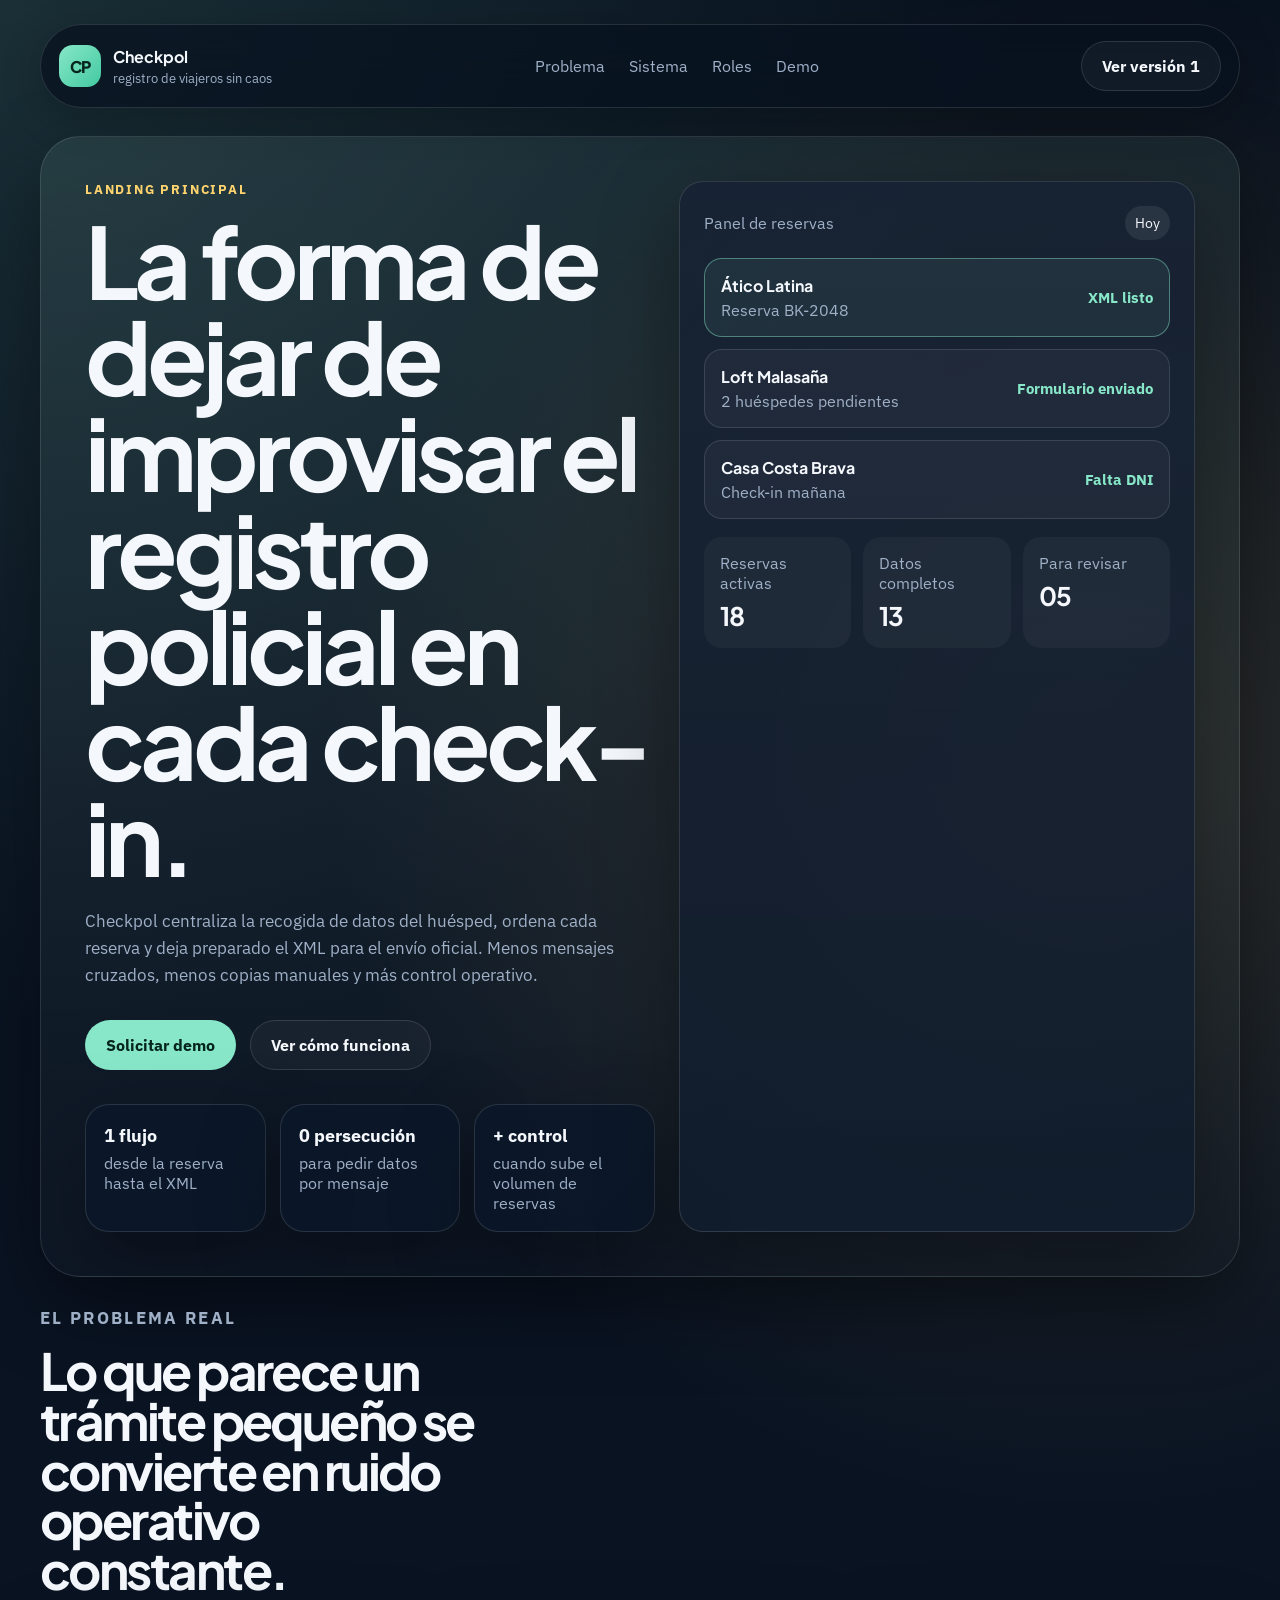
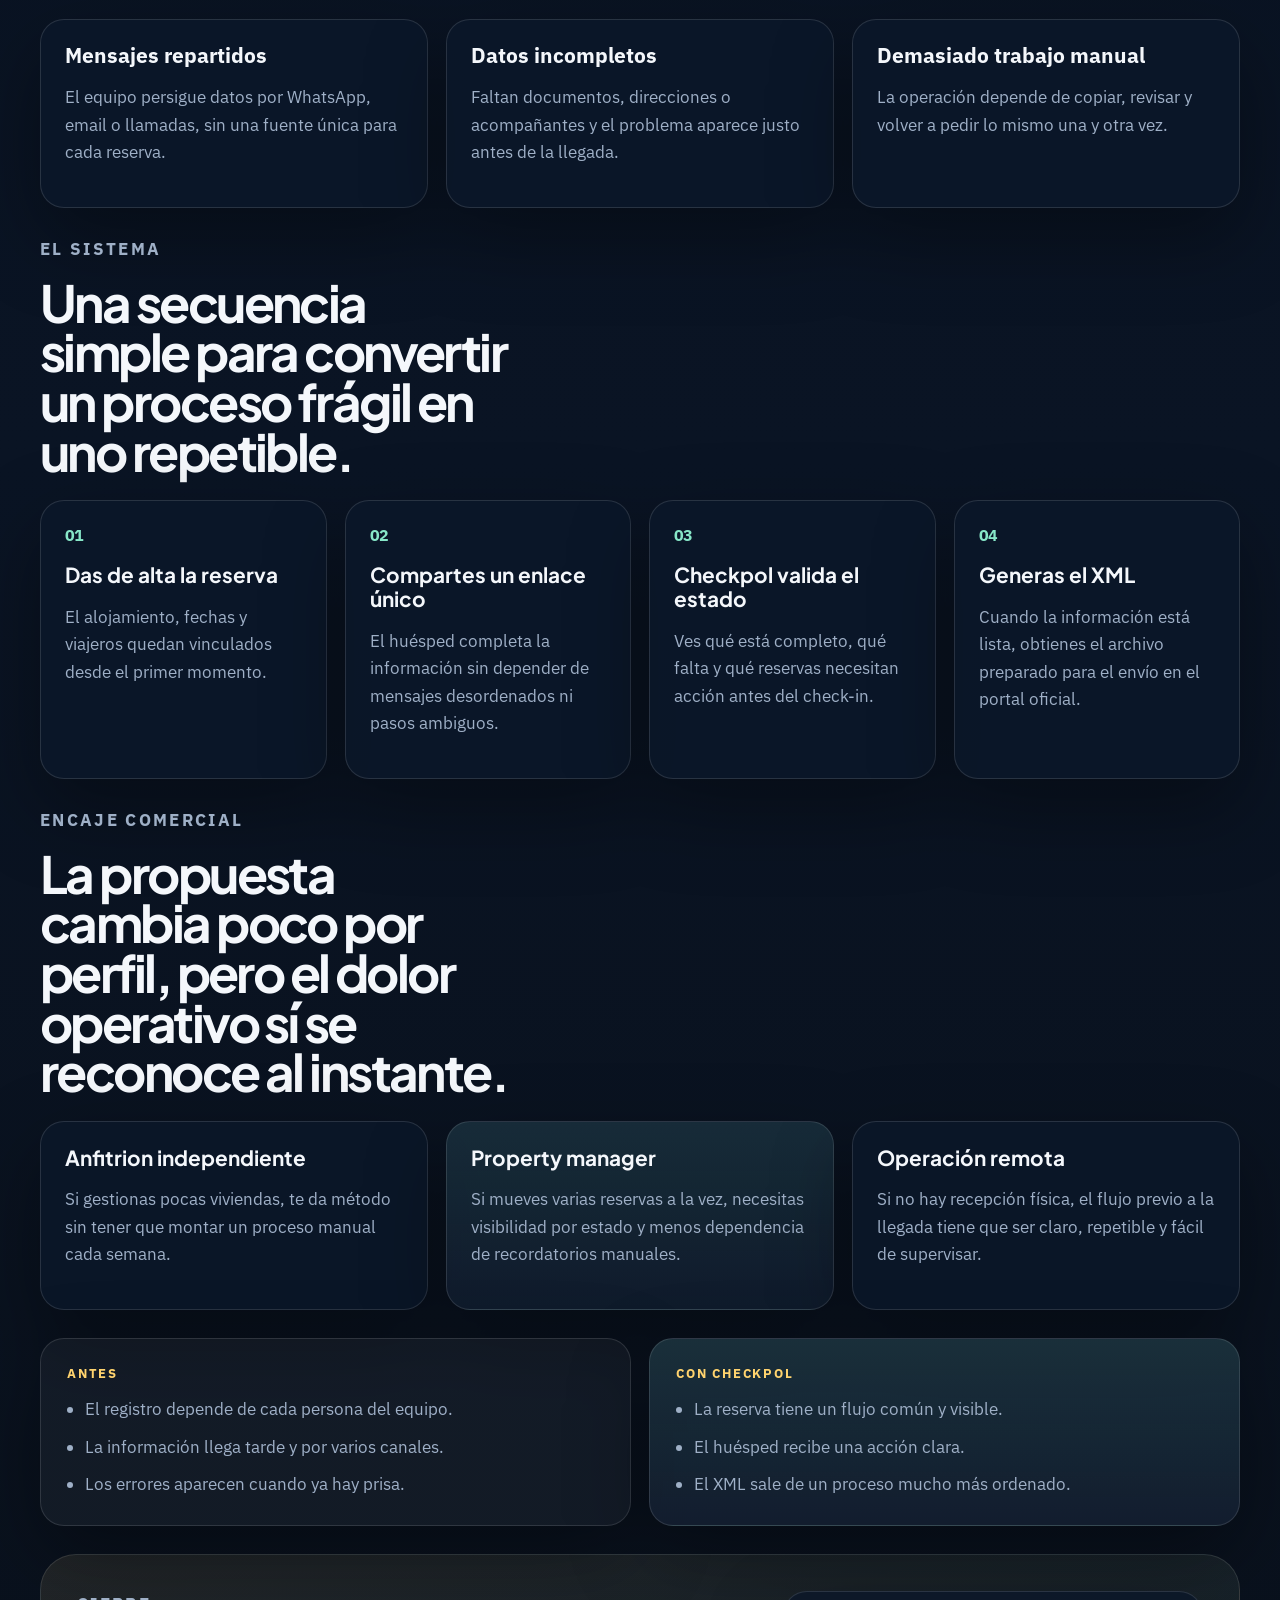
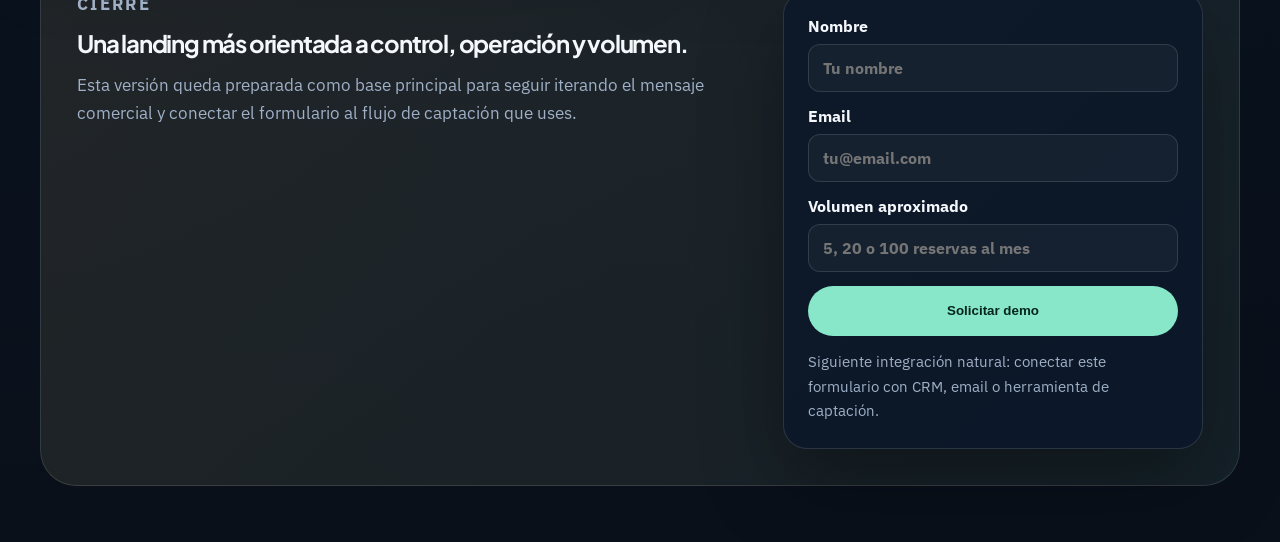
<file: index.html>
<!DOCTYPE html>
<html lang="es">
  <head>
    <meta charset="UTF-8" />
    <meta name="viewport" content="width=device-width, initial-scale=1.0" />
    <title>Checkpol | La cabina de control para el registro de huéspedes</title>
    <meta
      name="description"
      content="Landing principal de Checkpol, enfocada en control operativo, claridad y velocidad para gestores de alojamientos turísticos."
    />
    <link rel="preconnect" href="https://fonts.googleapis.com" />
    <link rel="preconnect" href="https://fonts.gstatic.com" crossorigin />
    <link
      href="https://fonts.googleapis.com/css2?family=Plus+Jakarta+Sans:wght@500;700;800&family=IBM+Plex+Sans:wght@400;500;600;700&display=swap"
      rel="stylesheet"
    />
    <link rel="stylesheet" href="./styles-v2.css" />
  </head>
  <body>
    <div class="noise"></div>
    <div class="layout-shell">
      <header class="site-header">
        <a class="brand" href="#top" aria-label="Checkpol">
          <span class="brand-mark">CP</span>
          <span class="brand-copy">
            <strong>Checkpol</strong>
            <span>registro de viajeros sin caos</span>
          </span>
        </a>

        <nav class="site-nav" aria-label="Principal">
          <a href="#problema">Problema</a>
          <a href="#sistema">Sistema</a>
          <a href="#roles">Roles</a>
          <a href="#cta">Demo</a>
        </nav>

        <a class="button button-secondary" href="./landing-v1.html">Ver versión 1</a>
      </header>

      <main id="top">
        <section class="hero-panel">
          <div class="hero-copy">
            <p class="eyebrow">Landing principal</p>
            <h1>
              La forma de dejar de improvisar el registro policial en cada
              check-in.
            </h1>
            <p class="hero-text">
              Checkpol centraliza la recogida de datos del huésped, ordena cada
              reserva y deja preparado el XML para el envío oficial. Menos
              mensajes cruzados, menos copias manuales y más control operativo.
            </p>

            <div class="hero-actions">
              <a class="button button-primary" href="#cta">Solicitar demo</a>
              <a class="button button-ghost" href="#sistema">Ver cómo funciona</a>
            </div>

            <div class="hero-metrics" aria-label="Indicadores de propuesta">
              <article>
                <strong>1 flujo</strong>
                <span>desde la reserva hasta el XML</span>
              </article>
              <article>
                <strong>0 persecución</strong>
                <span>para pedir datos por mensaje</span>
              </article>
              <article>
                <strong>+ control</strong>
                <span>cuando sube el volumen de reservas</span>
              </article>
            </div>
          </div>

          <aside class="hero-dashboard" aria-label="Vista previa de control">
            <div class="dashboard-card">
              <div class="dashboard-top">
                <p>Panel de reservas</p>
                <span>Hoy</span>
              </div>

              <div class="queue-list">
                <article class="queue-item active">
                  <div>
                    <strong>Ático Latina</strong>
                    <span>Reserva BK-2048</span>
                  </div>
                  <b>XML listo</b>
                </article>
                <article class="queue-item">
                  <div>
                    <strong>Loft Malasaña</strong>
                    <span>2 huéspedes pendientes</span>
                  </div>
                  <b>Formulario enviado</b>
                </article>
                <article class="queue-item">
                  <div>
                    <strong>Casa Costa Brava</strong>
                    <span>Check-in mañana</span>
                  </div>
                  <b>Falta DNI</b>
                </article>
              </div>

              <div class="signal-grid">
                <div>
                  <span>Reservas activas</span>
                  <strong>18</strong>
                </div>
                <div>
                  <span>Datos completos</span>
                  <strong>13</strong>
                </div>
                <div>
                  <span>Para revisar</span>
                  <strong>05</strong>
                </div>
              </div>
            </div>
          </aside>
        </section>

        <section class="problem-section" id="problema">
          <div class="section-heading">
            <p class="eyebrow">El problema real</p>
            <h2>Lo que parece un trámite pequeño se convierte en ruido operativo constante.</h2>
          </div>

          <div class="problem-grid">
            <article>
              <h3>Mensajes repartidos</h3>
              <p>
                El equipo persigue datos por WhatsApp, email o llamadas, sin una
                fuente única para cada reserva.
              </p>
            </article>
            <article>
              <h3>Datos incompletos</h3>
              <p>
                Faltan documentos, direcciones o acompañantes y el problema aparece
                justo antes de la llegada.
              </p>
            </article>
            <article>
              <h3>Demasiado trabajo manual</h3>
              <p>
                La operación depende de copiar, revisar y volver a pedir lo mismo
                una y otra vez.
              </p>
            </article>
          </div>
        </section>

        <section class="system-section" id="sistema">
          <div class="section-heading compact">
            <p class="eyebrow">El sistema</p>
            <h2>Una secuencia simple para convertir un proceso frágil en uno repetible.</h2>
          </div>

          <div class="timeline">
            <article>
              <span>01</span>
              <h3>Das de alta la reserva</h3>
              <p>
                El alojamiento, fechas y viajeros quedan vinculados desde el primer
                momento.
              </p>
            </article>
            <article>
              <span>02</span>
              <h3>Compartes un enlace único</h3>
              <p>
                El huésped completa la información sin depender de mensajes
                desordenados ni pasos ambiguos.
              </p>
            </article>
            <article>
              <span>03</span>
              <h3>Checkpol valida el estado</h3>
              <p>
                Ves qué está completo, qué falta y qué reservas necesitan acción
                antes del check-in.
              </p>
            </article>
            <article>
              <span>04</span>
              <h3>Generas el XML</h3>
              <p>
                Cuando la información está lista, obtienes el archivo preparado
                para el envío en el portal oficial.
              </p>
            </article>
          </div>
        </section>

        <section class="roles-section" id="roles">
          <div class="section-heading">
            <p class="eyebrow">Encaje comercial</p>
            <h2>La propuesta cambia poco por perfil, pero el dolor operativo sí se reconoce al instante.</h2>
          </div>

          <div class="roles-layout">
            <article class="role-card">
              <h3>Anfitrion independiente</h3>
              <p>
                Si gestionas pocas viviendas, te da método sin tener que montar un
                proceso manual cada semana.
              </p>
            </article>
            <article class="role-card highlighted">
              <h3>Property manager</h3>
              <p>
                Si mueves varias reservas a la vez, necesitas visibilidad por
                estado y menos dependencia de recordatorios manuales.
              </p>
            </article>
            <article class="role-card">
              <h3>Operación remota</h3>
              <p>
                Si no hay recepción física, el flujo previo a la llegada tiene que
                ser claro, repetible y fácil de supervisar.
              </p>
            </article>
          </div>
        </section>

        <section class="comparison-section">
          <div class="comparison-card before">
            <p class="eyebrow">Antes</p>
            <ul>
              <li>El registro depende de cada persona del equipo.</li>
              <li>La información llega tarde y por varios canales.</li>
              <li>Los errores aparecen cuando ya hay prisa.</li>
            </ul>
          </div>

          <div class="comparison-card after">
            <p class="eyebrow">Con Checkpol</p>
            <ul>
              <li>La reserva tiene un flujo común y visible.</li>
              <li>El huésped recibe una acción clara.</li>
              <li>El XML sale de un proceso mucho más ordenado.</li>
            </ul>
          </div>
        </section>

        <section class="cta-section" id="cta">
          <div class="cta-copy">
            <p class="eyebrow">Cierre</p>
            <h2>Una landing más orientada a control, operación y volumen.</h2>
            <p>
              Esta versión queda preparada como base principal para seguir
              iterando el mensaje comercial y conectar el formulario al flujo de
              captación que uses.
            </p>
          </div>

          <form class="lead-form">
            <label>
              Nombre
              <input type="text" name="name" placeholder="Tu nombre" />
            </label>
            <label>
              Email
              <input type="email" name="email" placeholder="tu@email.com" />
            </label>
            <label>
              Volumen aproximado
              <input
                type="text"
                name="volume"
                placeholder="5, 20 o 100 reservas al mes"
              />
            </label>
            <button type="button" class="button button-primary button-full">
              Solicitar demo
            </button>
            <p class="form-note">
              Siguiente integración natural: conectar este formulario con CRM,
              email o herramienta de captación.
            </p>
          </form>
        </section>
      </main>
    </div>
  </body>
</html>
</file>
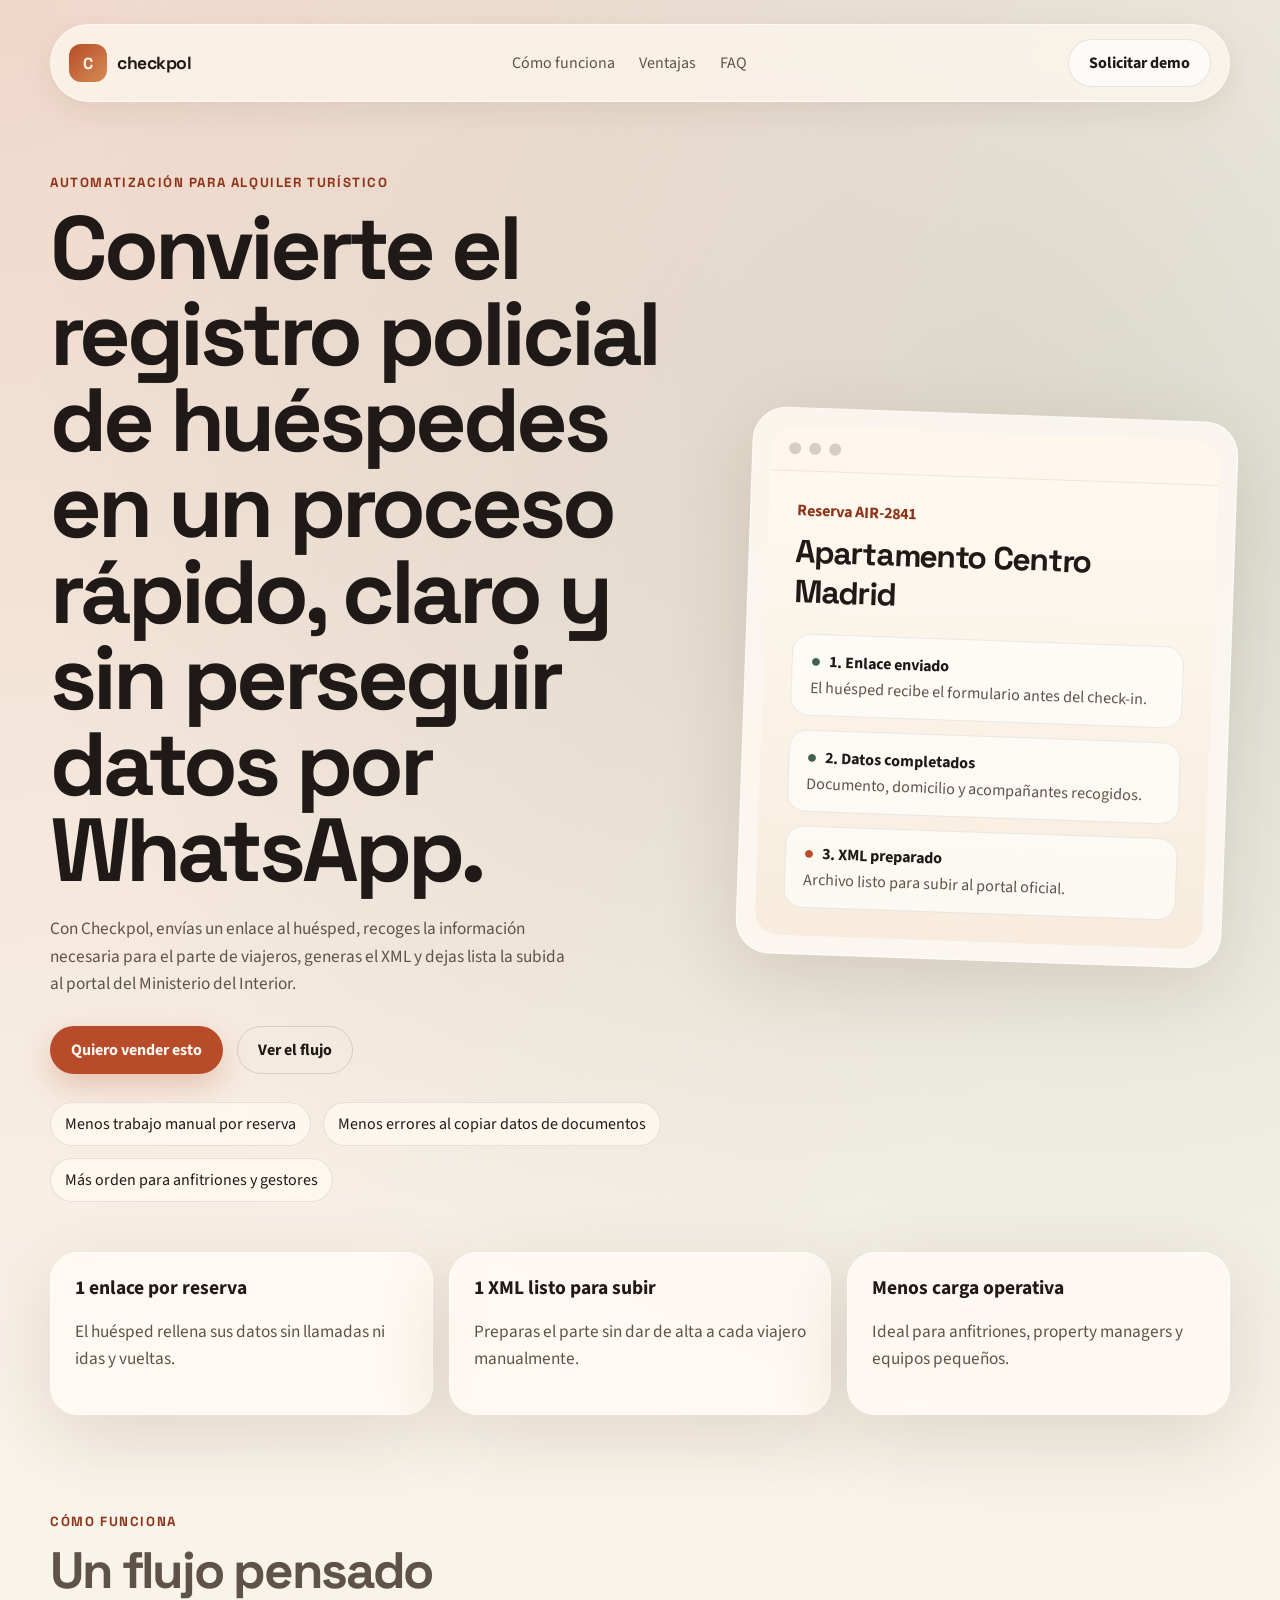
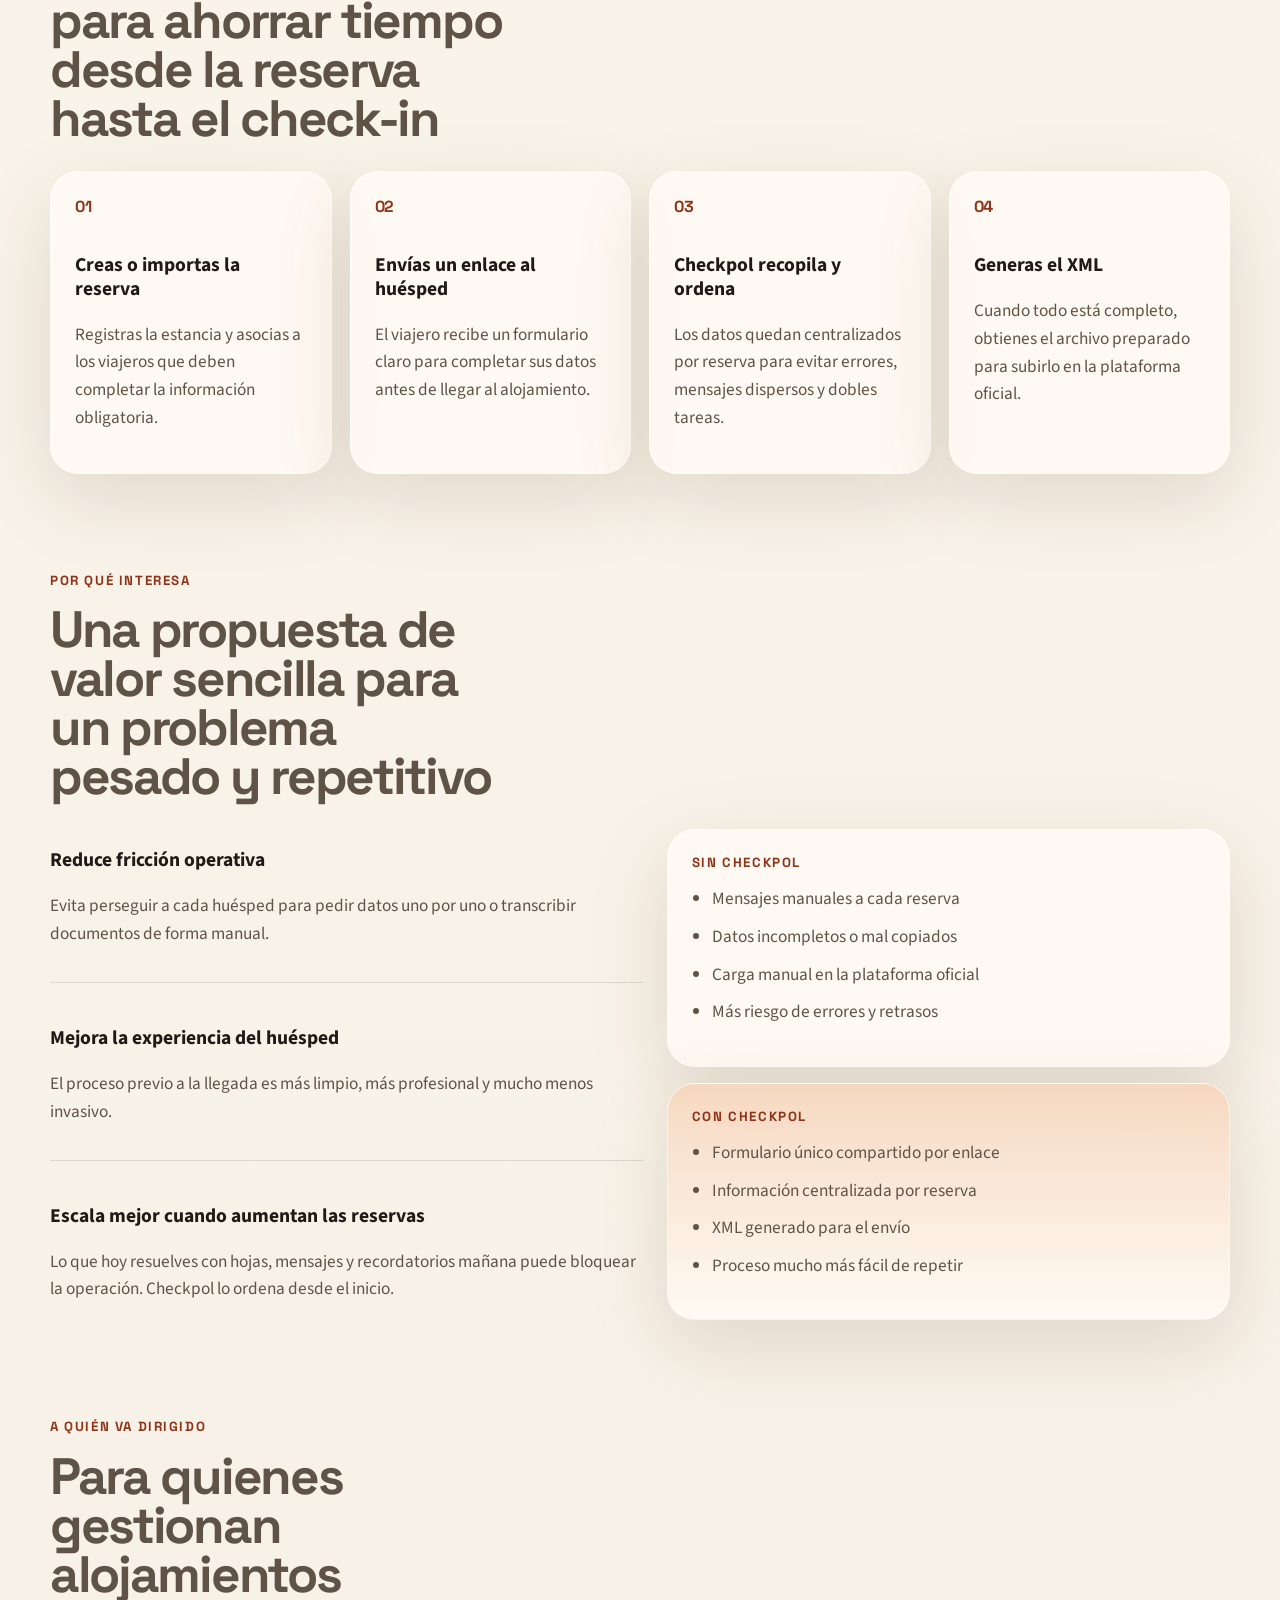
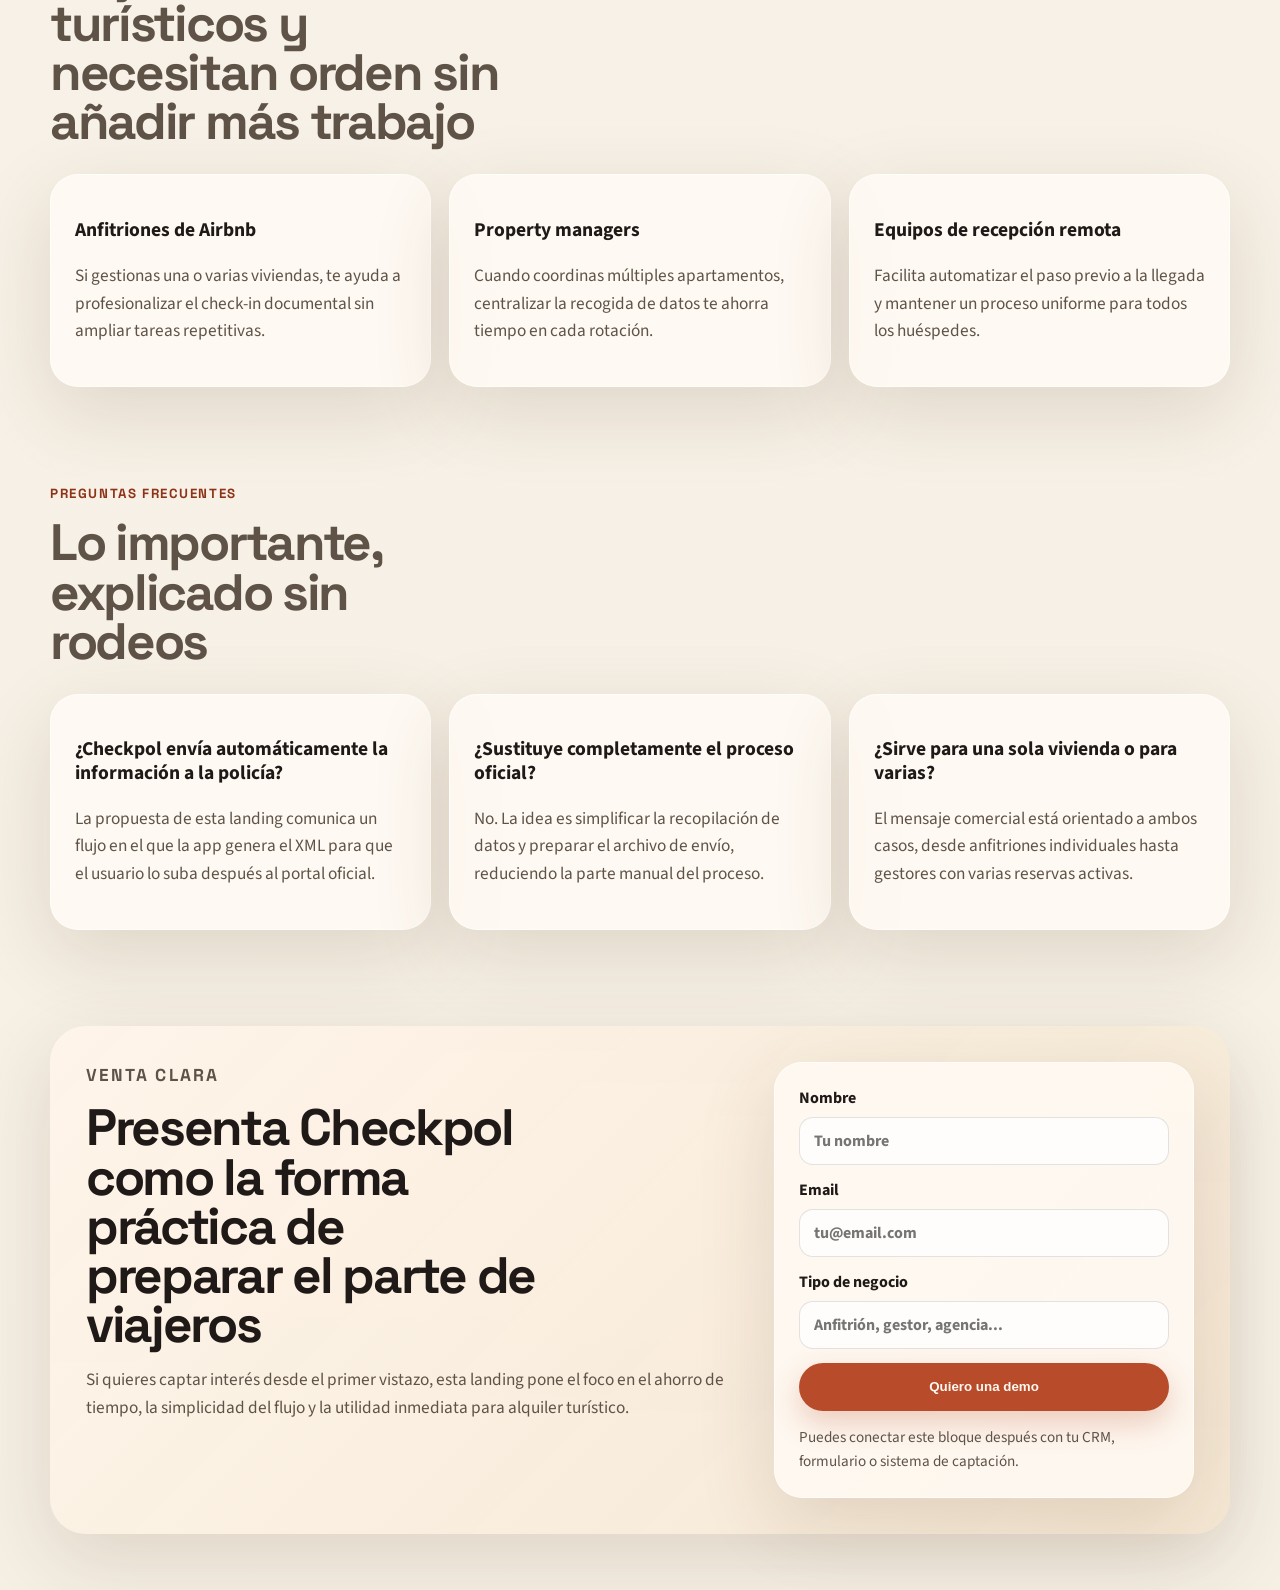
<file: landing-v1.html>
<!DOCTYPE html>
<html lang="es">
  <head>
    <meta charset="UTF-8" />
    <meta name="viewport" content="width=device-width, initial-scale=1.0" />
    <title>Checkpol | Gestiona el parte de viajeros sin fricción</title>
    <meta
      name="description"
      content="Checkpol permite a anfitriones turísticos recoger los datos de huéspedes con un enlace, generar el XML y preparar el envío al Ministerio del Interior."
    />
    <link rel="preconnect" href="https://fonts.googleapis.com" />
    <link rel="preconnect" href="https://fonts.gstatic.com" crossorigin />
    <link
      href="https://fonts.googleapis.com/css2?family=Space+Grotesk:wght@400;500;700&family=Source+Sans+3:wght@400;600;700&display=swap"
      rel="stylesheet"
    />
    <link rel="stylesheet" href="./styles.css" />
  </head>
  <body>
    <div class="page-shell">
      <header class="site-header">
        <a class="brand" href="#top" aria-label="Checkpol">
          <span class="brand-mark">C</span>
          <span class="brand-text">checkpol</span>
        </a>
        <nav class="site-nav" aria-label="Principal">
          <a href="#como-funciona">Cómo funciona</a>
          <a href="#ventajas">Ventajas</a>
          <a href="#faq">FAQ</a>
        </nav>
        <a class="button button-secondary" href="#cta">Solicitar demo</a>
      </header>

      <main id="top">
        <section class="hero">
          <div class="hero-copy">
            <p class="eyebrow">Automatización para alquiler turístico</p>
            <h1>
              Convierte el registro policial de huéspedes en un proceso rápido,
              claro y sin perseguir datos por WhatsApp.
            </h1>
            <p class="hero-text">
              Con Checkpol, envías un enlace al huésped, recoges la información
              necesaria para el parte de viajeros, generas el XML y dejas lista
              la subida al portal del Ministerio del Interior.
            </p>
            <div class="hero-actions">
              <a class="button button-primary" href="#cta">Quiero vender esto</a>
              <a class="button button-ghost" href="#como-funciona">Ver el flujo</a>
            </div>
            <ul class="hero-points">
              <li>Menos trabajo manual por reserva</li>
              <li>Menos errores al copiar datos de documentos</li>
              <li>Más orden para anfitriones y gestores</li>
            </ul>
          </div>

          <aside class="hero-card" aria-label="Resumen del producto">
            <div class="mini-window">
              <div class="window-bar">
                <span></span>
                <span></span>
                <span></span>
              </div>
              <div class="reservation-card">
                <p class="reservation-label">Reserva AIR-2841</p>
                <h2>Apartamento Centro Madrid</h2>
                <div class="status-list">
                  <div class="status-item status-done">
                    <strong>1. Enlace enviado</strong>
                    <span>El huésped recibe el formulario antes del check-in.</span>
                  </div>
                  <div class="status-item status-done">
                    <strong>2. Datos completados</strong>
                    <span>Documento, domicilio y acompañantes recogidos.</span>
                  </div>
                  <div class="status-item status-live">
                    <strong>3. XML preparado</strong>
                    <span>Archivo listo para subir al portal oficial.</span>
                  </div>
                </div>
              </div>
            </div>
          </aside>
        </section>

        <section class="proof-strip" aria-label="Beneficios inmediatos">
          <article>
            <strong>1 enlace por reserva</strong>
            <p>El huésped rellena sus datos sin llamadas ni idas y vueltas.</p>
          </article>
          <article>
            <strong>1 XML listo para subir</strong>
            <p>Preparas el parte sin dar de alta a cada viajero manualmente.</p>
          </article>
          <article>
            <strong>Menos carga operativa</strong>
            <p>Ideal para anfitriones, property managers y equipos pequeños.</p>
          </article>
        </section>

        <section class="content-section" id="como-funciona">
          <div class="section-heading">
            <p class="eyebrow">Cómo funciona</p>
            <h2>Un flujo pensado para ahorrar tiempo desde la reserva hasta el check-in</h2>
          </div>
          <div class="steps-grid">
            <article class="step-card">
              <span class="step-number">01</span>
              <h3>Creas o importas la reserva</h3>
              <p>
                Registras la estancia y asocias a los viajeros que deben completar
                la información obligatoria.
              </p>
            </article>
            <article class="step-card">
              <span class="step-number">02</span>
              <h3>Envías un enlace al huésped</h3>
              <p>
                El viajero recibe un formulario claro para completar sus datos
                antes de llegar al alojamiento.
              </p>
            </article>
            <article class="step-card">
              <span class="step-number">03</span>
              <h3>Checkpol recopila y ordena</h3>
              <p>
                Los datos quedan centralizados por reserva para evitar errores,
                mensajes dispersos y dobles tareas.
              </p>
            </article>
            <article class="step-card">
              <span class="step-number">04</span>
              <h3>Generas el XML</h3>
              <p>
                Cuando todo está completo, obtienes el archivo preparado para
                subirlo en la plataforma oficial.
              </p>
            </article>
          </div>
        </section>

        <section class="content-section split-section" id="ventajas">
          <div class="section-heading">
            <p class="eyebrow">Por qué interesa</p>
            <h2>Una propuesta de valor sencilla para un problema pesado y repetitivo</h2>
          </div>
          <div class="split-layout">
            <div class="benefits-panel">
              <article>
                <h3>Reduce fricción operativa</h3>
                <p>
                  Evita perseguir a cada huésped para pedir datos uno por uno o
                  transcribir documentos de forma manual.
                </p>
              </article>
              <article>
                <h3>Mejora la experiencia del huésped</h3>
                <p>
                  El proceso previo a la llegada es más limpio, más profesional y
                  mucho menos invasivo.
                </p>
              </article>
              <article>
                <h3>Escala mejor cuando aumentan las reservas</h3>
                <p>
                  Lo que hoy resuelves con hojas, mensajes y recordatorios mañana
                  puede bloquear la operación. Checkpol lo ordena desde el inicio.
                </p>
              </article>
            </div>
            <div class="pain-panel">
              <div class="pain-card">
                <p class="eyebrow">Sin Checkpol</p>
                <ul>
                  <li>Mensajes manuales a cada reserva</li>
                  <li>Datos incompletos o mal copiados</li>
                  <li>Carga manual en la plataforma oficial</li>
                  <li>Más riesgo de errores y retrasos</li>
                </ul>
              </div>
              <div class="pain-card highlight">
                <p class="eyebrow">Con Checkpol</p>
                <ul>
                  <li>Formulario único compartido por enlace</li>
                  <li>Información centralizada por reserva</li>
                  <li>XML generado para el envío</li>
                  <li>Proceso mucho más fácil de repetir</li>
                </ul>
              </div>
            </div>
          </div>
        </section>

        <section class="content-section audience-section">
          <div class="section-heading">
            <p class="eyebrow">A quién va dirigido</p>
            <h2>Para quienes gestionan alojamientos turísticos y necesitan orden sin añadir más trabajo</h2>
          </div>
          <div class="audience-grid">
            <article>
              <h3>Anfitriones de Airbnb</h3>
              <p>
                Si gestionas una o varias viviendas, te ayuda a profesionalizar el
                check-in documental sin ampliar tareas repetitivas.
              </p>
            </article>
            <article>
              <h3>Property managers</h3>
              <p>
                Cuando coordinas múltiples apartamentos, centralizar la recogida
                de datos te ahorra tiempo en cada rotación.
              </p>
            </article>
            <article>
              <h3>Equipos de recepción remota</h3>
              <p>
                Facilita automatizar el paso previo a la llegada y mantener un
                proceso uniforme para todos los huéspedes.
              </p>
            </article>
          </div>
        </section>

        <section class="content-section faq-section" id="faq">
          <div class="section-heading">
            <p class="eyebrow">Preguntas frecuentes</p>
            <h2>Lo importante, explicado sin rodeos</h2>
          </div>
          <div class="faq-list">
            <article>
              <h3>¿Checkpol envía automáticamente la información a la policía?</h3>
              <p>
                La propuesta de esta landing comunica un flujo en el que la app
                genera el XML para que el usuario lo suba después al portal oficial.
              </p>
            </article>
            <article>
              <h3>¿Sustituye completamente el proceso oficial?</h3>
              <p>
                No. La idea es simplificar la recopilación de datos y preparar el
                archivo de envío, reduciendo la parte manual del proceso.
              </p>
            </article>
            <article>
              <h3>¿Sirve para una sola vivienda o para varias?</h3>
              <p>
                El mensaje comercial está orientado a ambos casos, desde anfitriones
                individuales hasta gestores con varias reservas activas.
              </p>
            </article>
          </div>
        </section>

        <section class="cta-section" id="cta">
          <div class="cta-copy">
            <p class="eyebrow">Venta clara</p>
            <h2>Presenta Checkpol como la forma práctica de preparar el parte de viajeros</h2>
            <p>
              Si quieres captar interés desde el primer vistazo, esta landing pone
              el foco en el ahorro de tiempo, la simplicidad del flujo y la utilidad
              inmediata para alquiler turístico.
            </p>
          </div>
          <form class="cta-form">
            <label>
              Nombre
              <input type="text" name="name" placeholder="Tu nombre" />
            </label>
            <label>
              Email
              <input type="email" name="email" placeholder="tu@email.com" />
            </label>
            <label>
              Tipo de negocio
              <input
                type="text"
                name="business"
                placeholder="Anfitrión, gestor, agencia..."
              />
            </label>
            <button type="button" class="button button-primary button-full">
              Quiero una demo
            </button>
            <p class="form-note">
              Puedes conectar este bloque después con tu CRM, formulario o sistema de captación.
            </p>
          </form>
        </section>
      </main>
    </div>
  </body>
</html>
</file>
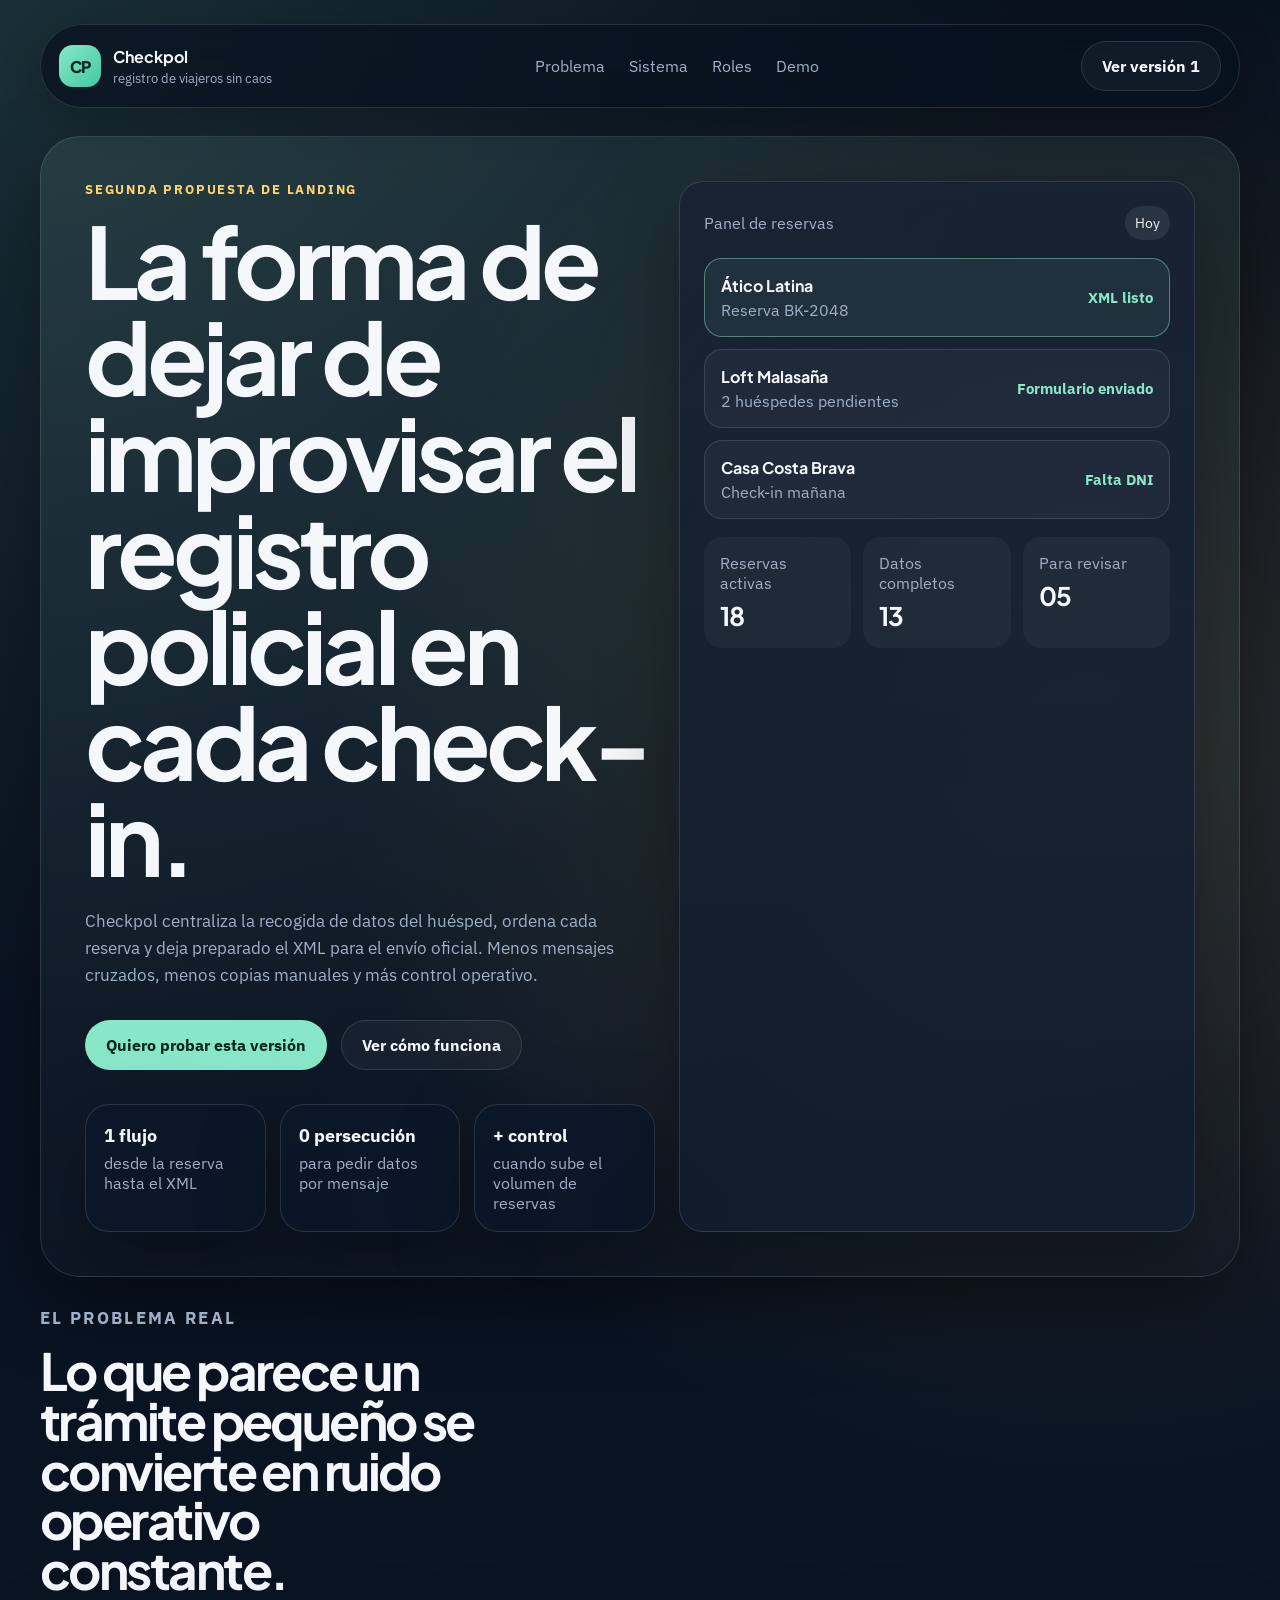
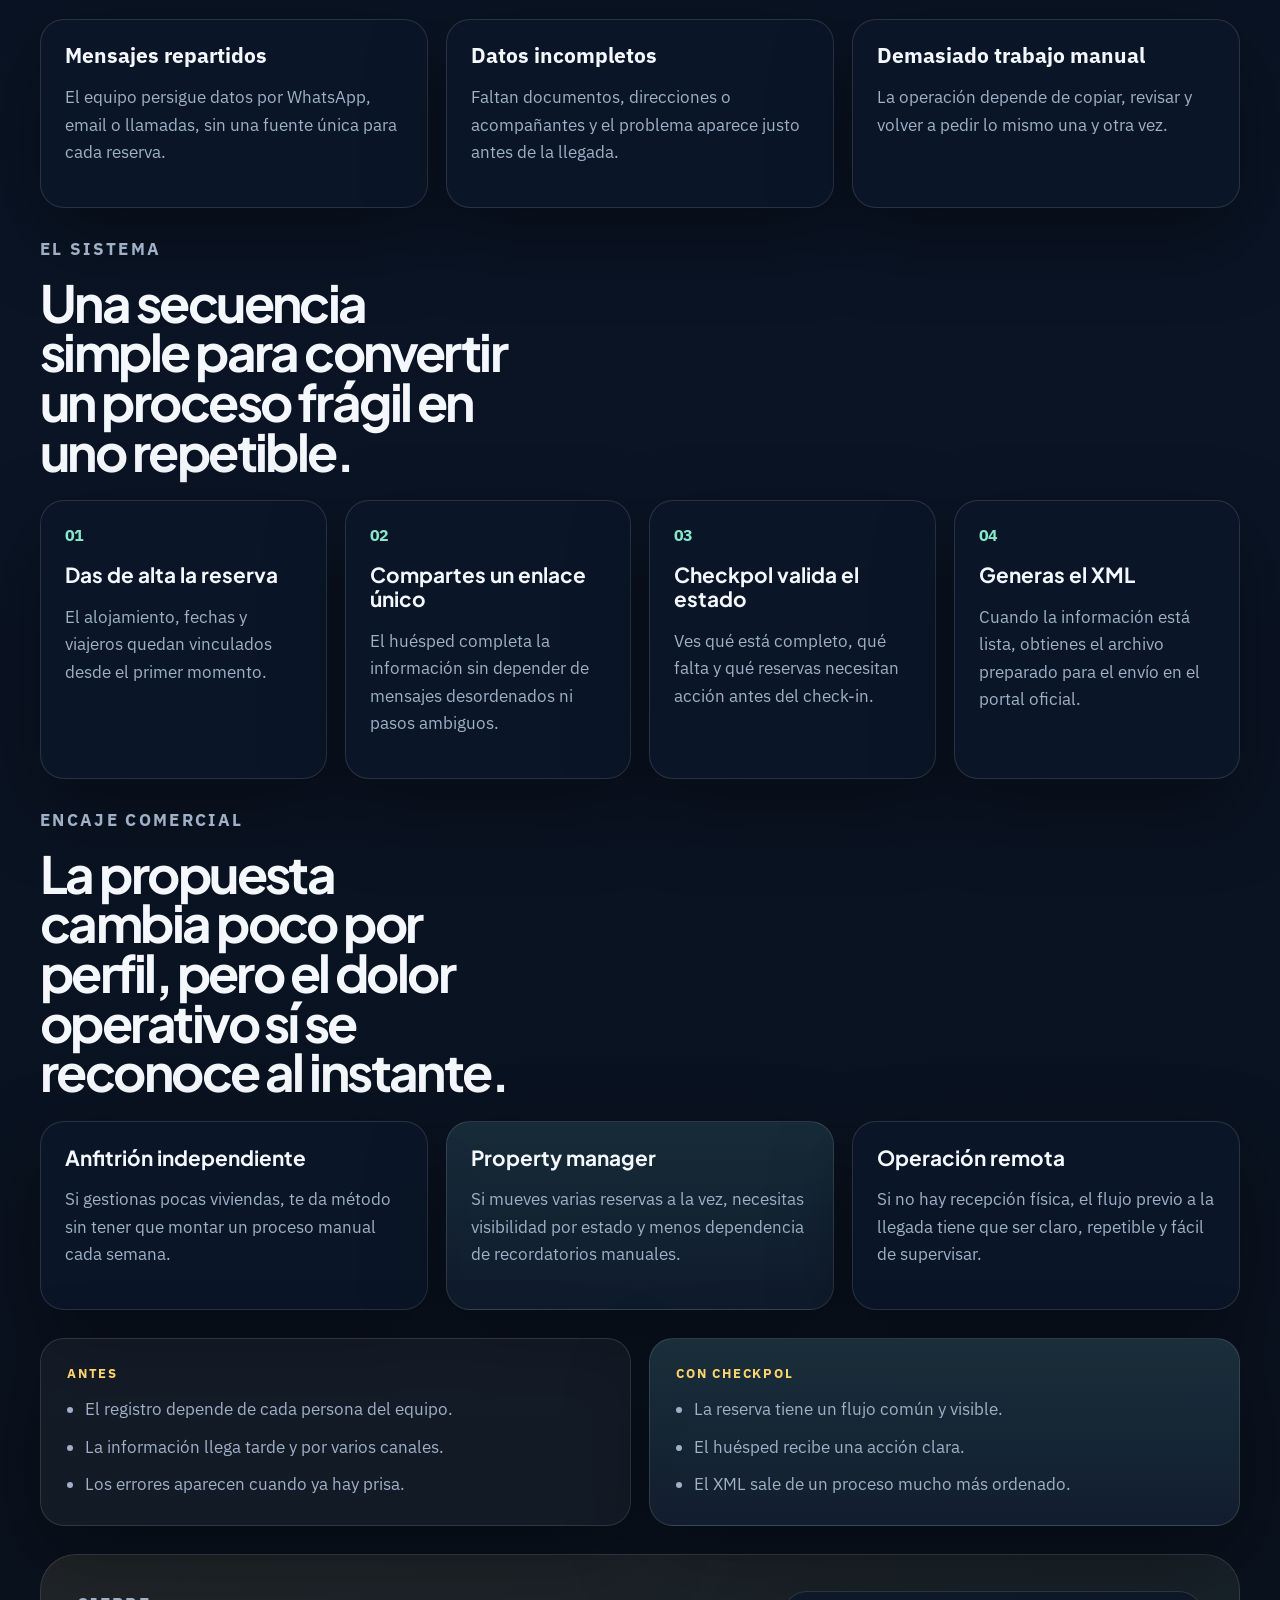
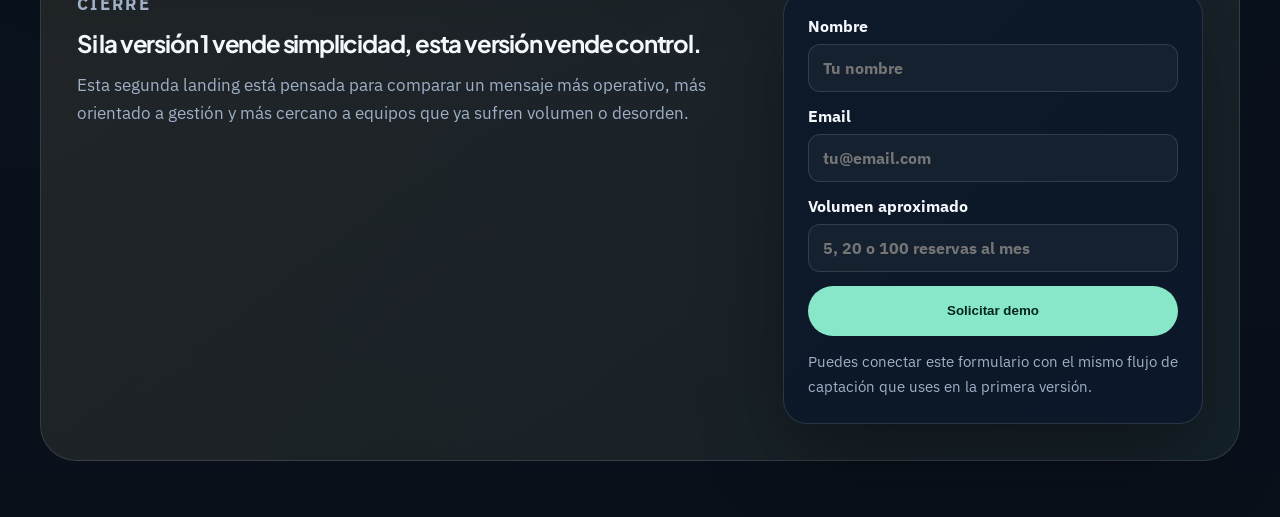
<file: landing-v2.html>
<!DOCTYPE html>
<html lang="es">
  <head>
    <meta charset="UTF-8" />
    <meta name="viewport" content="width=device-width, initial-scale=1.0" />
    <title>Checkpol | La cabina de control para el registro de huéspedes</title>
    <meta
      name="description"
      content="Segunda versión de la landing de Checkpol, enfocada en control operativo, claridad y velocidad para gestores de alojamientos turísticos."
    />
    <link rel="preconnect" href="https://fonts.googleapis.com" />
    <link rel="preconnect" href="https://fonts.gstatic.com" crossorigin />
    <link
      href="https://fonts.googleapis.com/css2?family=Plus+Jakarta+Sans:wght@500;700;800&family=IBM+Plex+Sans:wght@400;500;600;700&display=swap"
      rel="stylesheet"
    />
    <link rel="stylesheet" href="./styles-v2.css" />
  </head>
  <body>
    <div class="noise"></div>
    <div class="layout-shell">
      <header class="site-header">
        <a class="brand" href="#top" aria-label="Checkpol">
          <span class="brand-mark">CP</span>
          <span class="brand-copy">
            <strong>Checkpol</strong>
            <span>registro de viajeros sin caos</span>
          </span>
        </a>

        <nav class="site-nav" aria-label="Principal">
          <a href="#problema">Problema</a>
          <a href="#sistema">Sistema</a>
          <a href="#roles">Roles</a>
          <a href="#cta">Demo</a>
        </nav>

        <a class="button button-secondary" href="./landing-v1.html">Ver versión 1</a>
      </header>

      <main id="top">
        <section class="hero-panel">
          <div class="hero-copy">
            <p class="eyebrow">Segunda propuesta de landing</p>
            <h1>
              La forma de dejar de improvisar el registro policial en cada
              check-in.
            </h1>
            <p class="hero-text">
              Checkpol centraliza la recogida de datos del huésped, ordena cada
              reserva y deja preparado el XML para el envío oficial. Menos
              mensajes cruzados, menos copias manuales y más control operativo.
            </p>

            <div class="hero-actions">
              <a class="button button-primary" href="#cta">Quiero probar esta versión</a>
              <a class="button button-ghost" href="#sistema">Ver cómo funciona</a>
            </div>

            <div class="hero-metrics" aria-label="Indicadores de propuesta">
              <article>
                <strong>1 flujo</strong>
                <span>desde la reserva hasta el XML</span>
              </article>
              <article>
                <strong>0 persecución</strong>
                <span>para pedir datos por mensaje</span>
              </article>
              <article>
                <strong>+ control</strong>
                <span>cuando sube el volumen de reservas</span>
              </article>
            </div>
          </div>

          <aside class="hero-dashboard" aria-label="Vista previa de control">
            <div class="dashboard-card">
              <div class="dashboard-top">
                <p>Panel de reservas</p>
                <span>Hoy</span>
              </div>

              <div class="queue-list">
                <article class="queue-item active">
                  <div>
                    <strong>Ático Latina</strong>
                    <span>Reserva BK-2048</span>
                  </div>
                  <b>XML listo</b>
                </article>
                <article class="queue-item">
                  <div>
                    <strong>Loft Malasaña</strong>
                    <span>2 huéspedes pendientes</span>
                  </div>
                  <b>Formulario enviado</b>
                </article>
                <article class="queue-item">
                  <div>
                    <strong>Casa Costa Brava</strong>
                    <span>Check-in mañana</span>
                  </div>
                  <b>Falta DNI</b>
                </article>
              </div>

              <div class="signal-grid">
                <div>
                  <span>Reservas activas</span>
                  <strong>18</strong>
                </div>
                <div>
                  <span>Datos completos</span>
                  <strong>13</strong>
                </div>
                <div>
                  <span>Para revisar</span>
                  <strong>05</strong>
                </div>
              </div>
            </div>
          </aside>
        </section>

        <section class="problem-section" id="problema">
          <div class="section-heading">
            <p class="eyebrow">El problema real</p>
            <h2>Lo que parece un trámite pequeño se convierte en ruido operativo constante.</h2>
          </div>

          <div class="problem-grid">
            <article>
              <h3>Mensajes repartidos</h3>
              <p>
                El equipo persigue datos por WhatsApp, email o llamadas, sin una
                fuente única para cada reserva.
              </p>
            </article>
            <article>
              <h3>Datos incompletos</h3>
              <p>
                Faltan documentos, direcciones o acompañantes y el problema aparece
                justo antes de la llegada.
              </p>
            </article>
            <article>
              <h3>Demasiado trabajo manual</h3>
              <p>
                La operación depende de copiar, revisar y volver a pedir lo mismo
                una y otra vez.
              </p>
            </article>
          </div>
        </section>

        <section class="system-section" id="sistema">
          <div class="section-heading compact">
            <p class="eyebrow">El sistema</p>
            <h2>Una secuencia simple para convertir un proceso frágil en uno repetible.</h2>
          </div>

          <div class="timeline">
            <article>
              <span>01</span>
              <h3>Das de alta la reserva</h3>
              <p>
                El alojamiento, fechas y viajeros quedan vinculados desde el primer
                momento.
              </p>
            </article>
            <article>
              <span>02</span>
              <h3>Compartes un enlace único</h3>
              <p>
                El huésped completa la información sin depender de mensajes
                desordenados ni pasos ambiguos.
              </p>
            </article>
            <article>
              <span>03</span>
              <h3>Checkpol valida el estado</h3>
              <p>
                Ves qué está completo, qué falta y qué reservas necesitan acción
                antes del check-in.
              </p>
            </article>
            <article>
              <span>04</span>
              <h3>Generas el XML</h3>
              <p>
                Cuando la información está lista, obtienes el archivo preparado
                para el envío en el portal oficial.
              </p>
            </article>
          </div>
        </section>

        <section class="roles-section" id="roles">
          <div class="section-heading">
            <p class="eyebrow">Encaje comercial</p>
            <h2>La propuesta cambia poco por perfil, pero el dolor operativo sí se reconoce al instante.</h2>
          </div>

          <div class="roles-layout">
            <article class="role-card">
              <h3>Anfitrión independiente</h3>
              <p>
                Si gestionas pocas viviendas, te da método sin tener que montar un
                proceso manual cada semana.
              </p>
            </article>
            <article class="role-card highlighted">
              <h3>Property manager</h3>
              <p>
                Si mueves varias reservas a la vez, necesitas visibilidad por
                estado y menos dependencia de recordatorios manuales.
              </p>
            </article>
            <article class="role-card">
              <h3>Operación remota</h3>
              <p>
                Si no hay recepción física, el flujo previo a la llegada tiene que
                ser claro, repetible y fácil de supervisar.
              </p>
            </article>
          </div>
        </section>

        <section class="comparison-section">
          <div class="comparison-card before">
            <p class="eyebrow">Antes</p>
            <ul>
              <li>El registro depende de cada persona del equipo.</li>
              <li>La información llega tarde y por varios canales.</li>
              <li>Los errores aparecen cuando ya hay prisa.</li>
            </ul>
          </div>

          <div class="comparison-card after">
            <p class="eyebrow">Con Checkpol</p>
            <ul>
              <li>La reserva tiene un flujo común y visible.</li>
              <li>El huésped recibe una acción clara.</li>
              <li>El XML sale de un proceso mucho más ordenado.</li>
            </ul>
          </div>
        </section>

        <section class="cta-section" id="cta">
          <div class="cta-copy">
            <p class="eyebrow">Cierre</p>
            <h2>Si la versión 1 vende simplicidad, esta versión vende control.</h2>
            <p>
              Esta segunda landing está pensada para comparar un mensaje más
              operativo, más orientado a gestión y más cercano a equipos que ya
              sufren volumen o desorden.
            </p>
          </div>

          <form class="lead-form">
            <label>
              Nombre
              <input type="text" name="name" placeholder="Tu nombre" />
            </label>
            <label>
              Email
              <input type="email" name="email" placeholder="tu@email.com" />
            </label>
            <label>
              Volumen aproximado
              <input
                type="text"
                name="volume"
                placeholder="5, 20 o 100 reservas al mes"
              />
            </label>
            <button type="button" class="button button-primary button-full">
              Solicitar demo
            </button>
            <p class="form-note">
              Puedes conectar este formulario con el mismo flujo de captación que
              uses en la primera versión.
            </p>
          </form>
        </section>
      </main>
    </div>
  </body>
</html>
</file>
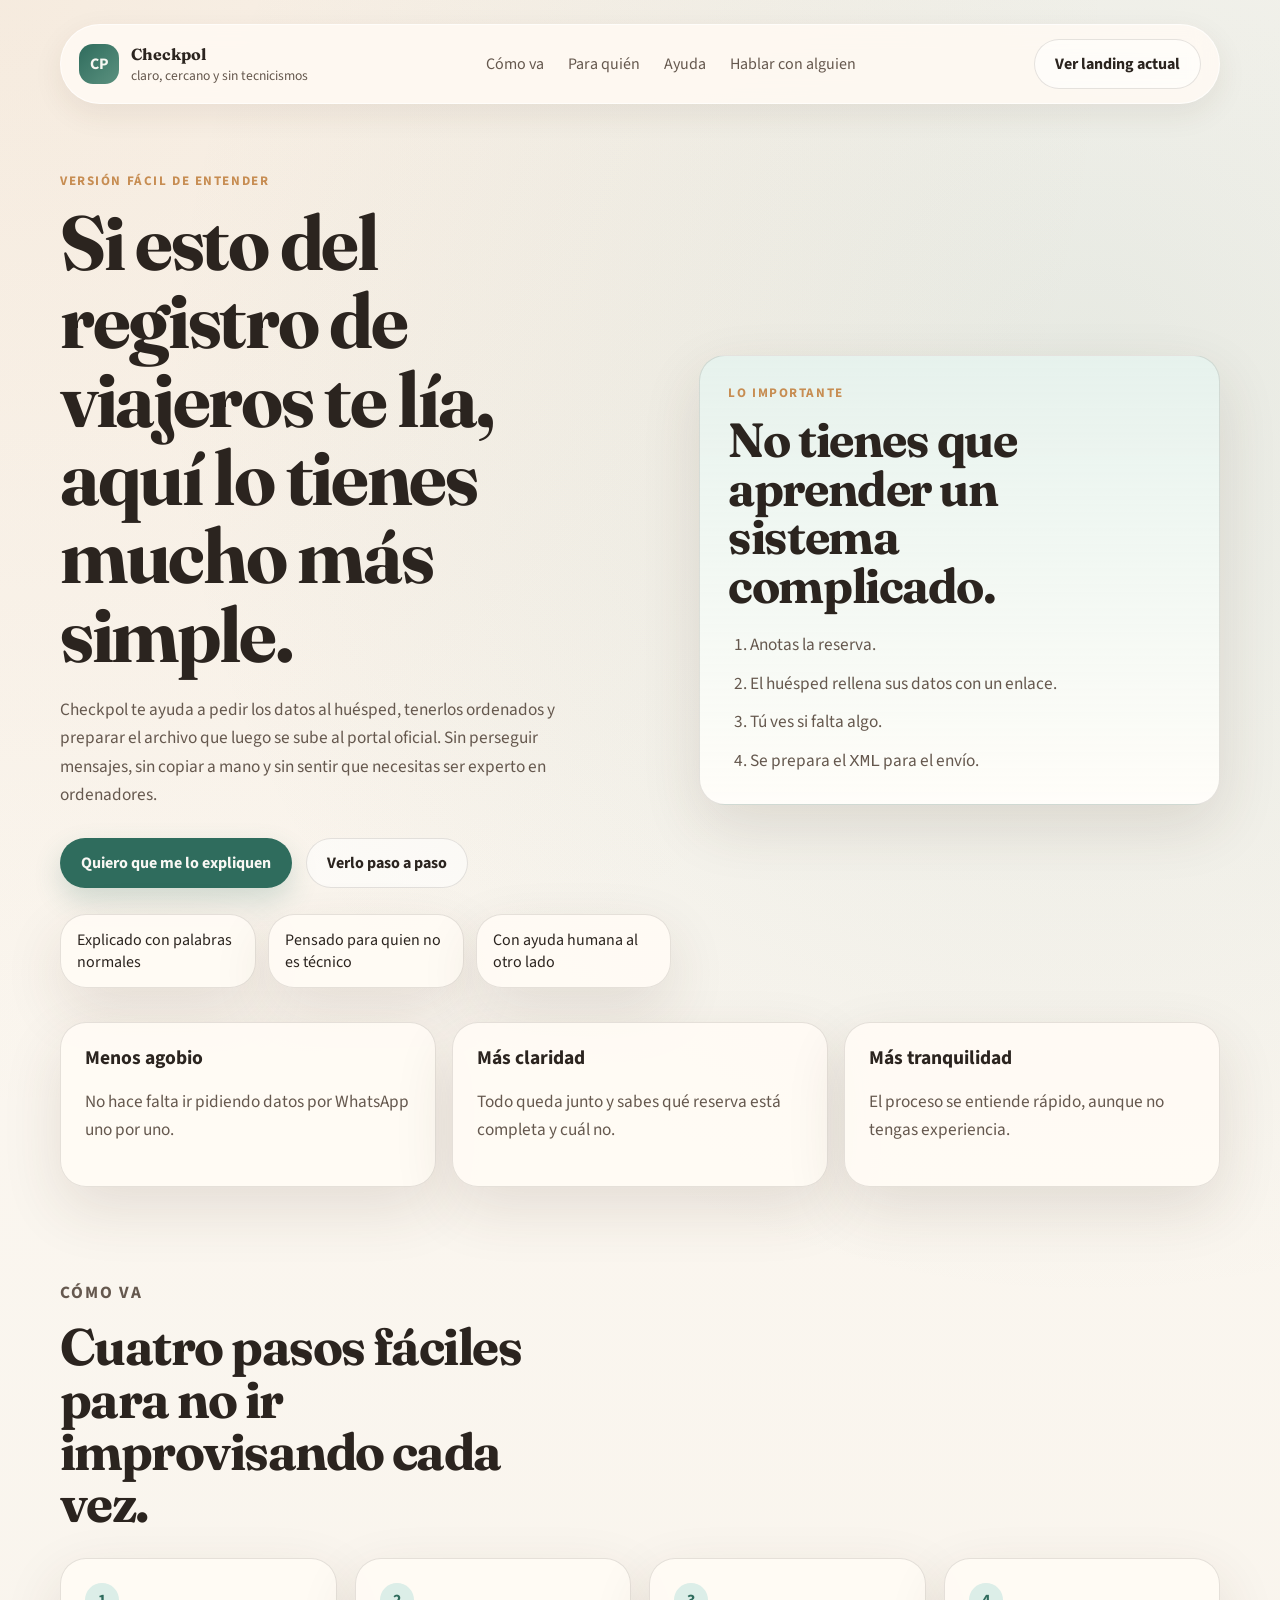
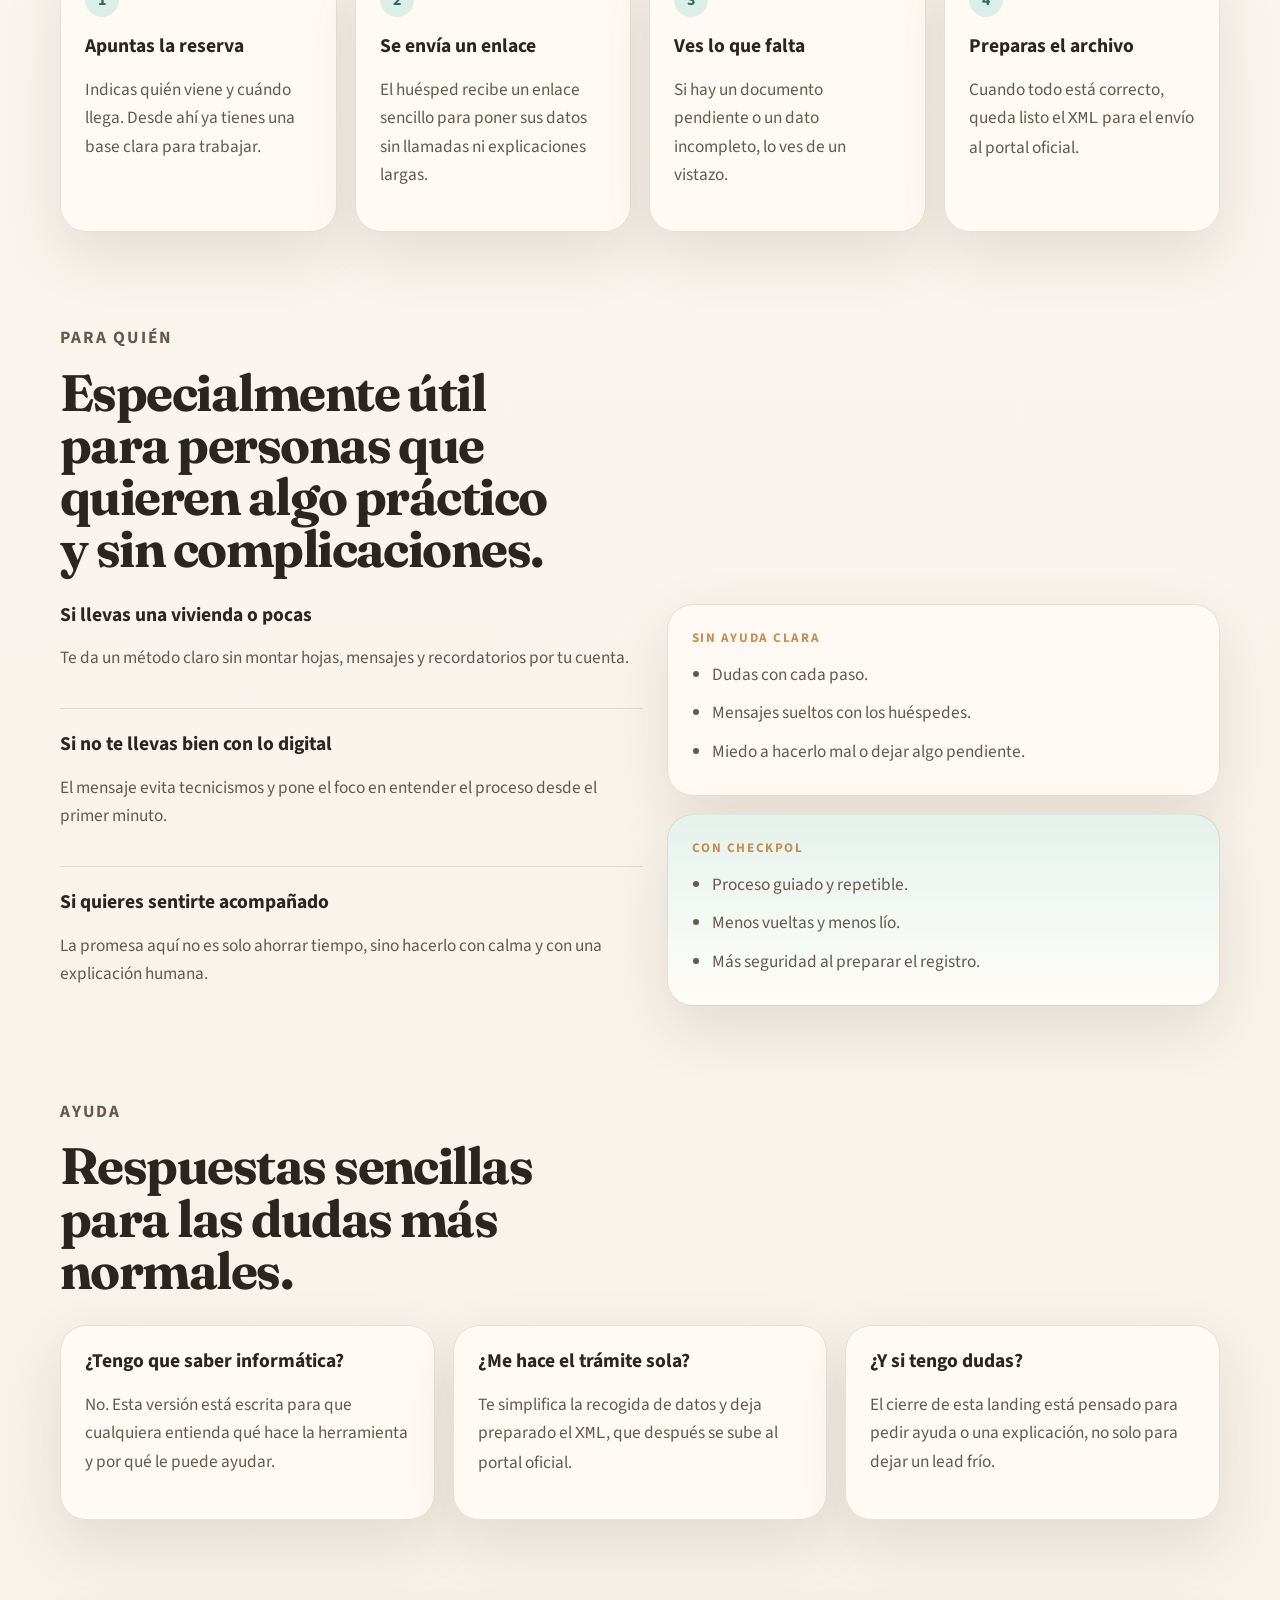
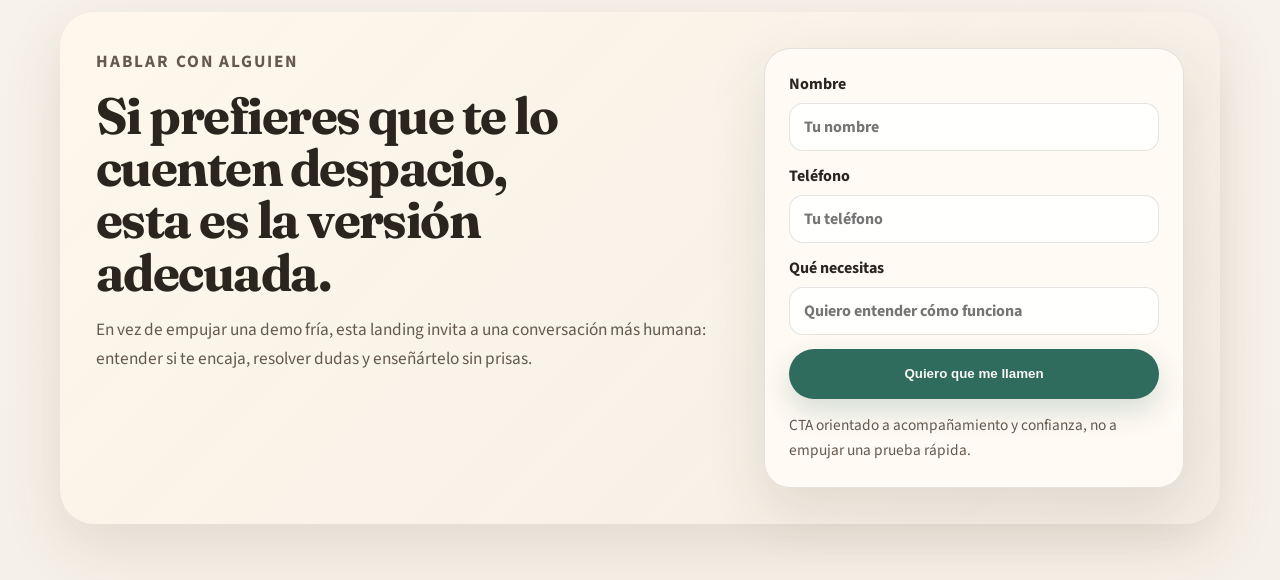
<file: landing-v3.html>
<!DOCTYPE html>
<html lang="es">
  <head>
    <meta charset="UTF-8" />
    <meta name="viewport" content="width=device-width, initial-scale=1.0" />
    <title>Checkpol | El registro de huéspedes, explicado fácil</title>
    <meta
      name="description"
      content="Landing de Checkpol pensada para personas con poca experiencia digital: un proceso sencillo, guiado y sin complicaciones para preparar el registro de viajeros."
    />
    <link rel="preconnect" href="https://fonts.googleapis.com" />
    <link rel="preconnect" href="https://fonts.gstatic.com" crossorigin />
    <link
      href="https://fonts.googleapis.com/css2?family=Fraunces:opsz,wght@9..144,600;9..144,700&family=Source+Sans+3:wght@400;600;700&display=swap"
      rel="stylesheet"
    />
    <link rel="stylesheet" href="./styles-v3.css" />
  </head>
  <body>
    <div class="page-shell">
      <header class="site-header">
        <a class="brand" href="#top" aria-label="Checkpol">
          <span class="brand-mark">CP</span>
          <span class="brand-copy">
            <strong>Checkpol</strong>
            <span>claro, cercano y sin tecnicismos</span>
          </span>
        </a>

        <nav class="site-nav" aria-label="Principal">
          <a href="#como-va">Cómo va</a>
          <a href="#para-quien">Para quién</a>
          <a href="#ayuda">Ayuda</a>
          <a href="#cta">Hablar con alguien</a>
        </nav>

        <a class="button button-secondary" href="./index.html">Ver landing actual</a>
      </header>

      <main id="top">
        <section class="hero-section">
          <div class="hero-copy">
            <p class="eyebrow">Versión fácil de entender</p>
            <h1>Si esto del registro de viajeros te lía, aquí lo tienes mucho más simple.</h1>
            <p class="hero-text">
              Checkpol te ayuda a pedir los datos al huésped, tenerlos ordenados
              y preparar el archivo que luego se sube al portal oficial. Sin
              perseguir mensajes, sin copiar a mano y sin sentir que necesitas
              ser experto en ordenadores.
            </p>

            <div class="hero-actions">
              <a class="button button-primary" href="#cta">Quiero que me lo expliquen</a>
              <a class="button button-ghost" href="#como-va">Verlo paso a paso</a>
            </div>

            <ul class="trust-points">
              <li>Explicado con palabras normales</li>
              <li>Pensado para quien no es técnico</li>
              <li>Con ayuda humana al otro lado</li>
            </ul>
          </div>

          <aside class="hero-card" aria-label="Resumen sencillo">
            <div class="note-card">
              <p class="card-kicker">Lo importante</p>
              <h2>No tienes que aprender un sistema complicado.</h2>
              <ol>
                <li>Anotas la reserva.</li>
                <li>El huésped rellena sus datos con un enlace.</li>
                <li>Tú ves si falta algo.</li>
                <li>Se prepara el <code>XML</code> para el envío.</li>
              </ol>
            </div>
          </aside>
        </section>

        <section class="calm-section">
          <article>
            <strong>Menos agobio</strong>
            <p>No hace falta ir pidiendo datos por WhatsApp uno por uno.</p>
          </article>
          <article>
            <strong>Más claridad</strong>
            <p>Todo queda junto y sabes qué reserva está completa y cuál no.</p>
          </article>
          <article>
            <strong>Más tranquilidad</strong>
            <p>El proceso se entiende rápido, aunque no tengas experiencia.</p>
          </article>
        </section>

        <section class="content-section" id="como-va">
          <div class="section-heading">
            <p class="eyebrow">Cómo va</p>
            <h2>Cuatro pasos fáciles para no ir improvisando cada vez.</h2>
          </div>

          <div class="steps-grid">
            <article class="step-card">
              <span class="step-number">1</span>
              <h3>Apuntas la reserva</h3>
              <p>
                Indicas quién viene y cuándo llega. Desde ahí ya tienes una base
                clara para trabajar.
              </p>
            </article>
            <article class="step-card">
              <span class="step-number">2</span>
              <h3>Se envía un enlace</h3>
              <p>
                El huésped recibe un enlace sencillo para poner sus datos sin
                llamadas ni explicaciones largas.
              </p>
            </article>
            <article class="step-card">
              <span class="step-number">3</span>
              <h3>Ves lo que falta</h3>
              <p>
                Si hay un documento pendiente o un dato incompleto, lo ves de un
                vistazo.
              </p>
            </article>
            <article class="step-card">
              <span class="step-number">4</span>
              <h3>Preparas el archivo</h3>
              <p>
                Cuando todo está correcto, queda listo el <code>XML</code> para el envío al
                portal oficial.
              </p>
            </article>
          </div>
        </section>

        <section class="content-section split-section" id="para-quien">
          <div class="section-heading">
            <p class="eyebrow">Para quién</p>
            <h2>Especialmente útil para personas que quieren algo práctico y sin complicaciones.</h2>
          </div>

          <div class="split-layout">
            <div class="benefits-panel">
              <article>
                <h3>Si llevas una vivienda o pocas</h3>
                <p>
                  Te da un método claro sin montar hojas, mensajes y recordatorios
                  por tu cuenta.
                </p>
              </article>
              <article>
                <h3>Si no te llevas bien con lo digital</h3>
                <p>
                  El mensaje evita tecnicismos y pone el foco en entender el
                  proceso desde el primer minuto.
                </p>
              </article>
              <article>
                <h3>Si quieres sentirte acompañado</h3>
                <p>
                  La promesa aquí no es solo ahorrar tiempo, sino hacerlo con
                  calma y con una explicación humana.
                </p>
              </article>
            </div>

            <div class="comparison-panel">
              <div class="comparison-card before">
                <p class="card-kicker">Sin ayuda clara</p>
                <ul>
                  <li>Dudas con cada paso.</li>
                  <li>Mensajes sueltos con los huéspedes.</li>
                  <li>Miedo a hacerlo mal o dejar algo pendiente.</li>
                </ul>
              </div>

              <div class="comparison-card after">
                <p class="card-kicker">Con Checkpol</p>
                <ul>
                  <li>Proceso guiado y repetible.</li>
                  <li>Menos vueltas y menos lío.</li>
                  <li>Más seguridad al preparar el registro.</li>
                </ul>
              </div>
            </div>
          </div>
        </section>

        <section class="content-section faq-section" id="ayuda">
          <div class="section-heading">
            <p class="eyebrow">Ayuda</p>
            <h2>Respuestas sencillas para las dudas más normales.</h2>
          </div>

          <div class="faq-list">
            <article>
              <h3>¿Tengo que saber informática?</h3>
              <p>
                No. Esta versión está escrita para que cualquiera entienda qué
                hace la herramienta y por qué le puede ayudar.
              </p>
            </article>
            <article>
              <h3>¿Me hace el trámite sola?</h3>
              <p>
                Te simplifica la recogida de datos y deja preparado el <code>XML</code>, que
                después se sube al portal oficial.
              </p>
            </article>
            <article>
              <h3>¿Y si tengo dudas?</h3>
              <p>
                El cierre de esta landing está pensado para pedir ayuda o una
                explicación, no solo para dejar un lead frío.
              </p>
            </article>
          </div>
        </section>

        <section class="cta-section" id="cta">
          <div class="cta-copy">
            <p class="eyebrow">Hablar con alguien</p>
            <h2>Si prefieres que te lo cuenten despacio, esta es la versión adecuada.</h2>
            <p>
              En vez de empujar una demo fría, esta landing invita a una
              conversación más humana: entender si te encaja, resolver dudas y
              enseñártelo sin prisas.
            </p>
          </div>

          <form class="cta-form">
            <label>
              Nombre
              <input type="text" name="name" placeholder="Tu nombre" />
            </label>
            <label>
              Teléfono
              <input type="tel" name="phone" placeholder="Tu teléfono" />
            </label>
            <label>
              Qué necesitas
              <input
                type="text"
                name="need"
                placeholder="Quiero entender cómo funciona"
              />
            </label>
            <button type="button" class="button button-primary button-full">
              Quiero que me llamen
            </button>
            <p class="form-note">
              CTA orientado a acompañamiento y confianza, no a empujar una prueba
              rápida.
            </p>
          </form>
        </section>
      </main>
    </div>
  </body>
</html>
</file>
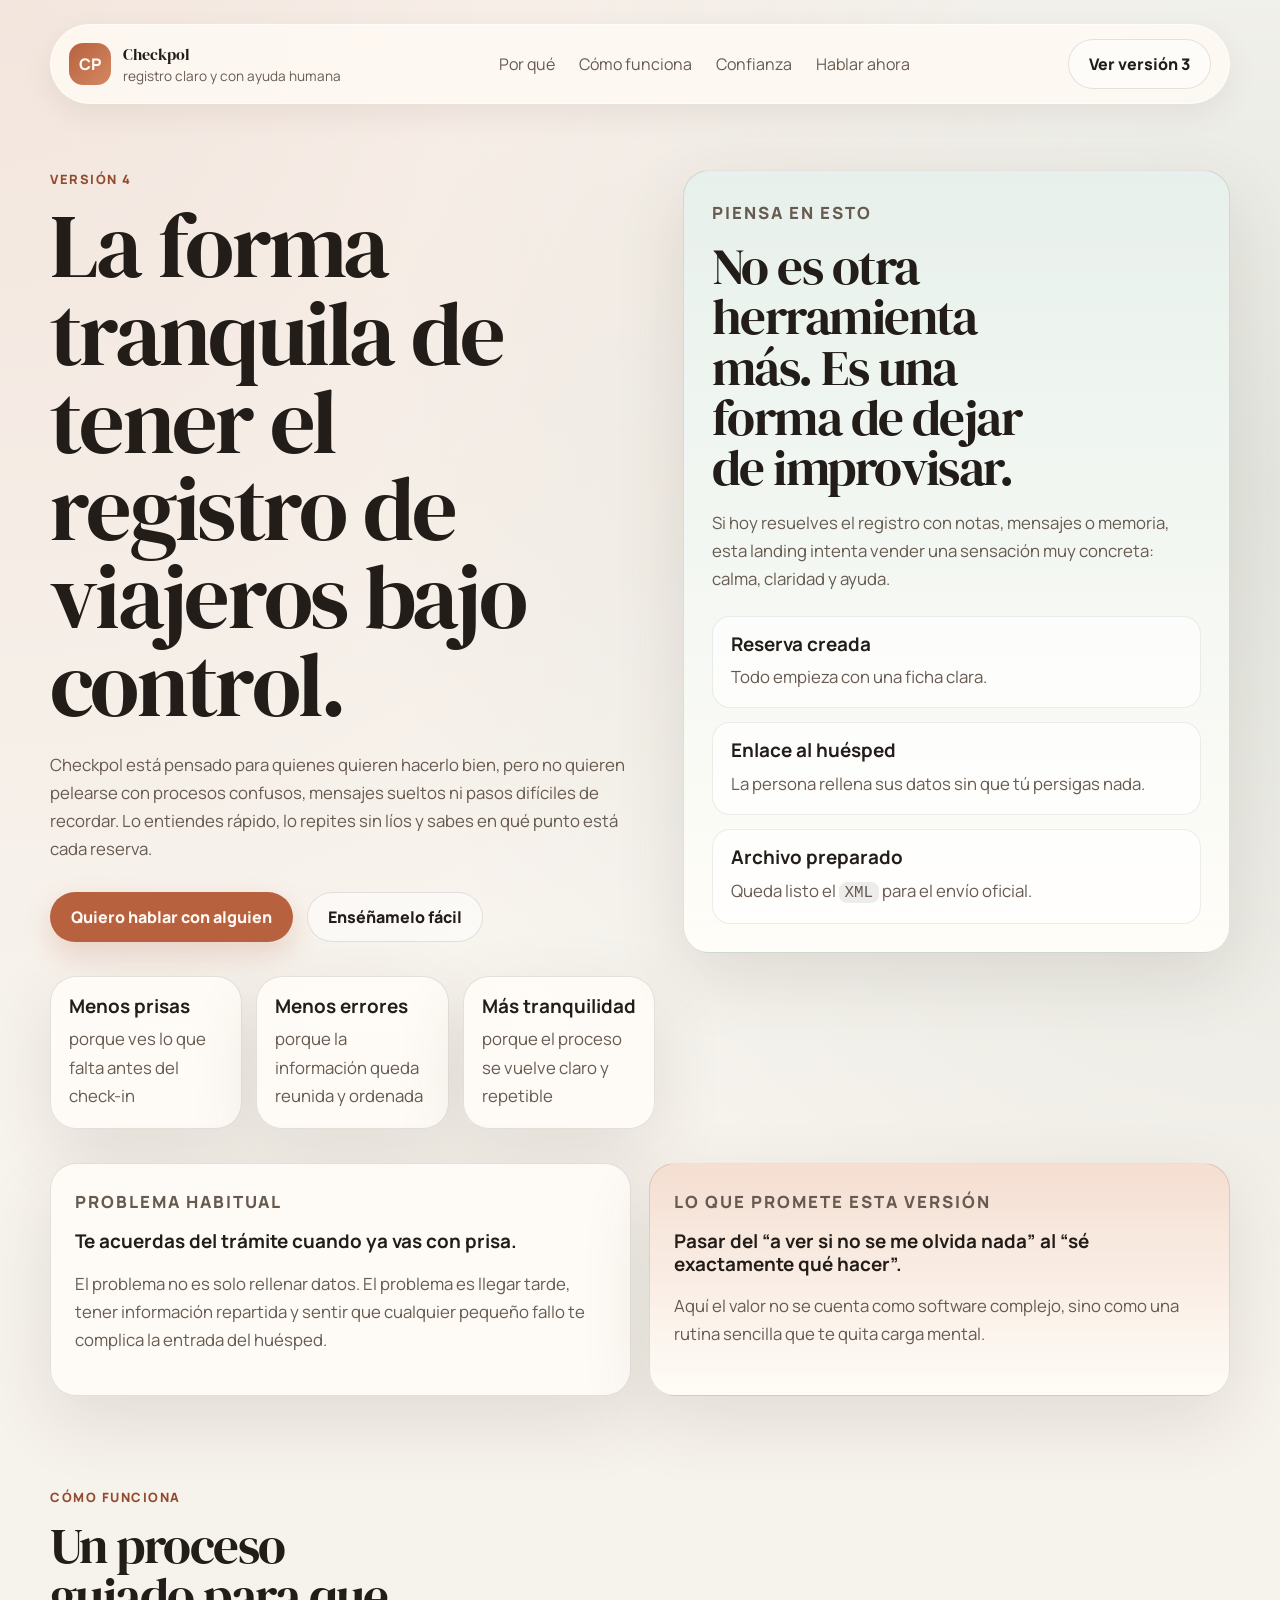
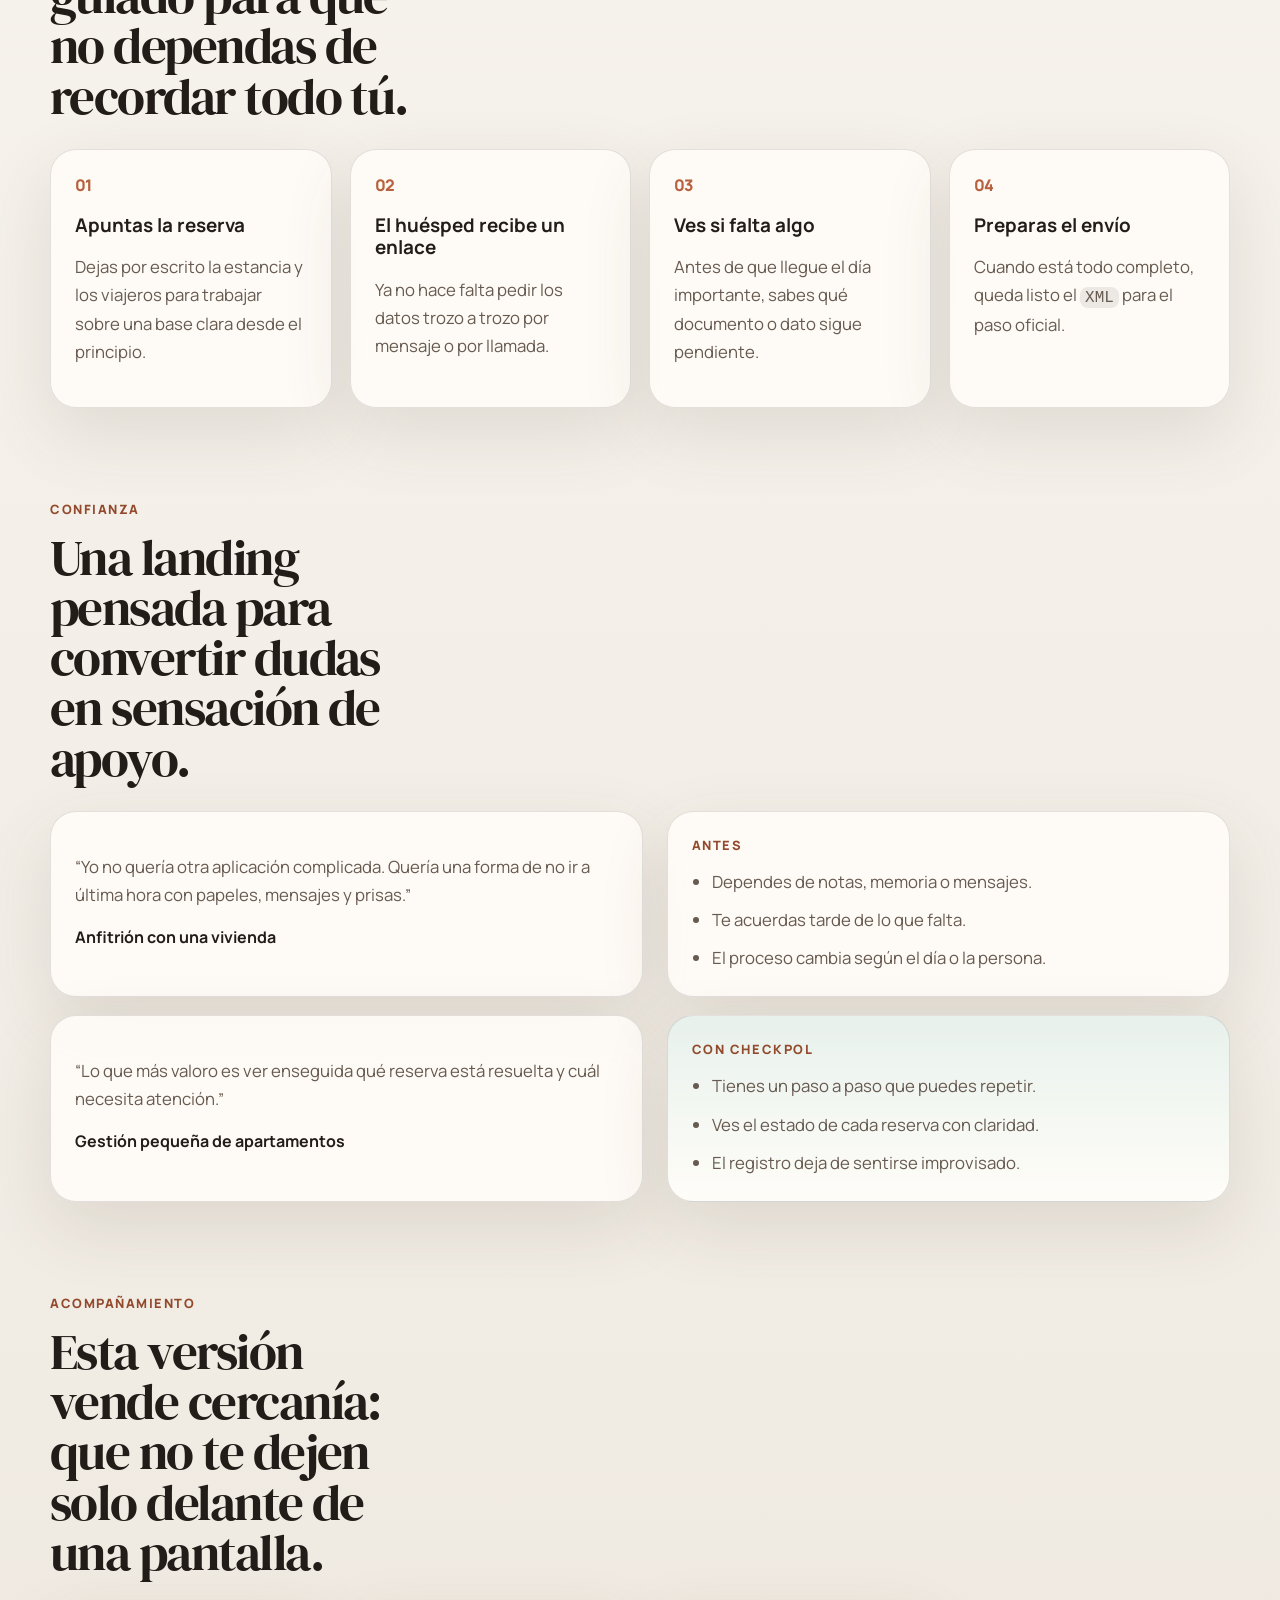
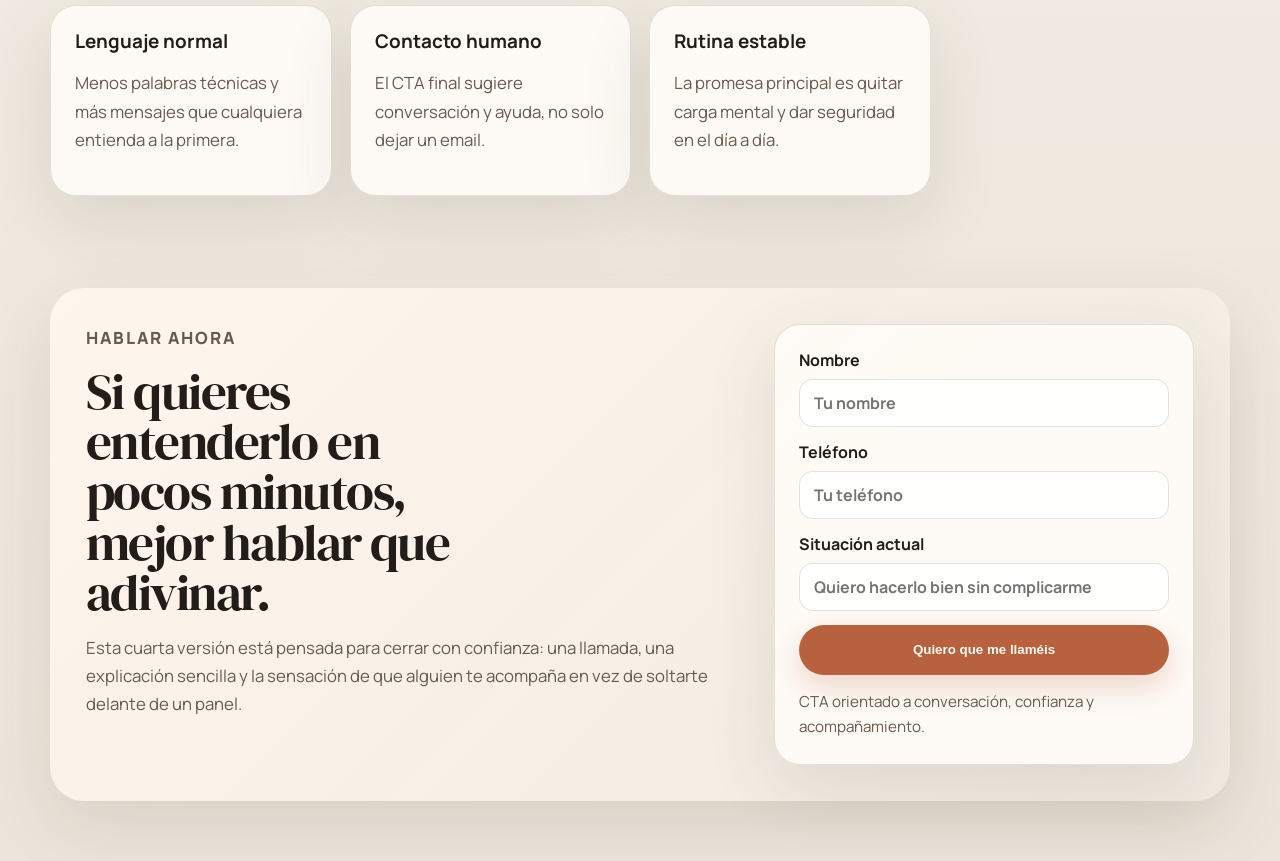
<file: landing-v4.html>
<!DOCTYPE html>
<html lang="es">
  <head>
    <meta charset="UTF-8" />
    <meta name="viewport" content="width=device-width, initial-scale=1.0" />
    <title>Checkpol | Hazlo bien sin complicarte</title>
    <meta
      name="description"
      content="Cuarta landing de Checkpol, centrada en confianza, acompañamiento y una explicación clara para alojamientos turísticos que quieren hacerlo bien sin agobios."
    />
    <link rel="preconnect" href="https://fonts.googleapis.com" />
    <link rel="preconnect" href="https://fonts.gstatic.com" crossorigin />
    <link
      href="https://fonts.googleapis.com/css2?family=DM+Serif+Display:ital@0;1&family=Manrope:wght@400;500;700;800&display=swap"
      rel="stylesheet"
    />
    <link rel="stylesheet" href="./styles-v4.css" />
  </head>
  <body>
    <div class="page-shell">
      <header class="site-header">
        <a class="brand" href="#top" aria-label="Checkpol">
          <span class="brand-mark">CP</span>
          <span class="brand-copy">
            <strong>Checkpol</strong>
            <span>registro claro y con ayuda humana</span>
          </span>
        </a>

        <nav class="site-nav" aria-label="Principal">
          <a href="#por-que">Por qué</a>
          <a href="#como-funciona">Cómo funciona</a>
          <a href="#confianza">Confianza</a>
          <a href="#cta">Hablar ahora</a>
        </nav>

        <a class="button button-secondary" href="./landing-v3.html">Ver versión 3</a>
      </header>

      <main id="top">
        <section class="hero-section">
          <div class="hero-copy">
            <p class="eyebrow">Versión 4</p>
            <h1>La forma tranquila de tener el registro de viajeros bajo control.</h1>
            <p class="hero-text">
              Checkpol está pensado para quienes quieren hacerlo bien, pero no
              quieren pelearse con procesos confusos, mensajes sueltos ni pasos
              difíciles de recordar. Lo entiendes rápido, lo repites sin líos y
              sabes en qué punto está cada reserva.
            </p>

            <div class="hero-actions">
              <a class="button button-primary" href="#cta">Quiero hablar con alguien</a>
              <a class="button button-ghost" href="#como-funciona">Enséñamelo fácil</a>
            </div>

            <div class="hero-signal">
              <article>
                <strong>Menos prisas</strong>
                <span>porque ves lo que falta antes del check-in</span>
              </article>
              <article>
                <strong>Menos errores</strong>
                <span>porque la información queda reunida y ordenada</span>
              </article>
              <article>
                <strong>Más tranquilidad</strong>
                <span>porque el proceso se vuelve claro y repetible</span>
              </article>
            </div>
          </div>

          <aside class="hero-card" aria-label="Escena de confianza">
            <div class="story-card">
              <p class="story-kicker">Piensa en esto</p>
              <h2>No es otra herramienta más. Es una forma de dejar de improvisar.</h2>
              <p>
                Si hoy resuelves el registro con notas, mensajes o memoria,
                esta landing intenta vender una sensación muy concreta:
                calma, claridad y ayuda.
              </p>

              <div class="story-steps">
                <div>
                  <strong>Reserva creada</strong>
                  <span>Todo empieza con una ficha clara.</span>
                </div>
                <div>
                  <strong>Enlace al huésped</strong>
                  <span>La persona rellena sus datos sin que tú persigas nada.</span>
                </div>
                <div>
                  <strong>Archivo preparado</strong>
                  <span>Queda listo el <code>XML</code> para el envío oficial.</span>
                </div>
              </div>
            </div>
          </aside>
        </section>

        <section class="reasons-section" id="por-que">
          <article>
            <p class="eyebrow">Problema habitual</p>
            <h3>Te acuerdas del trámite cuando ya vas con prisa.</h3>
            <p>
              El problema no es solo rellenar datos. El problema es llegar tarde,
              tener información repartida y sentir que cualquier pequeño fallo te
              complica la entrada del huésped.
            </p>
          </article>

          <article class="highlight">
            <p class="eyebrow">Lo que promete esta versión</p>
            <h3>Pasar del “a ver si no se me olvida nada” al “sé exactamente qué hacer”.</h3>
            <p>
              Aquí el valor no se cuenta como software complejo, sino como una
              rutina sencilla que te quita carga mental.
            </p>
          </article>
        </section>

        <section class="content-section" id="como-funciona">
          <div class="section-heading">
            <p class="eyebrow">Cómo funciona</p>
            <h2>Un proceso guiado para que no dependas de recordar todo tú.</h2>
          </div>

          <div class="steps-grid">
            <article class="step-card">
              <span class="step-number">01</span>
              <h3>Apuntas la reserva</h3>
              <p>
                Dejas por escrito la estancia y los viajeros para trabajar sobre
                una base clara desde el principio.
              </p>
            </article>
            <article class="step-card">
              <span class="step-number">02</span>
              <h3>El huésped recibe un enlace</h3>
              <p>
                Ya no hace falta pedir los datos trozo a trozo por mensaje o por
                llamada.
              </p>
            </article>
            <article class="step-card">
              <span class="step-number">03</span>
              <h3>Ves si falta algo</h3>
              <p>
                Antes de que llegue el día importante, sabes qué documento o dato
                sigue pendiente.
              </p>
            </article>
            <article class="step-card">
              <span class="step-number">04</span>
              <h3>Preparas el envío</h3>
              <p>
                Cuando está todo completo, queda listo el <code>XML</code> para
                el paso oficial.
              </p>
            </article>
          </div>
        </section>

        <section class="content-section split-section" id="confianza">
          <div class="section-heading">
            <p class="eyebrow">Confianza</p>
            <h2>Una landing pensada para convertir dudas en sensación de apoyo.</h2>
          </div>

          <div class="split-layout">
            <div class="quotes-panel">
              <article class="quote-card">
                <p>
                  “Yo no quería otra aplicación complicada. Quería una forma de
                  no ir a última hora con papeles, mensajes y prisas.”
                </p>
                <strong>Anfitrión con una vivienda</strong>
              </article>
              <article class="quote-card">
                <p>
                  “Lo que más valoro es ver enseguida qué reserva está resuelta y
                  cuál necesita atención.”
                </p>
                <strong>Gestión pequeña de apartamentos</strong>
              </article>
            </div>

            <div class="comparison-panel">
              <div class="comparison-card before">
                <p class="eyebrow">Antes</p>
                <ul>
                  <li>Dependes de notas, memoria o mensajes.</li>
                  <li>Te acuerdas tarde de lo que falta.</li>
                  <li>El proceso cambia según el día o la persona.</li>
                </ul>
              </div>

              <div class="comparison-card after">
                <p class="eyebrow">Con Checkpol</p>
                <ul>
                  <li>Tienes un paso a paso que puedes repetir.</li>
                  <li>Ves el estado de cada reserva con claridad.</li>
                  <li>El registro deja de sentirse improvisado.</li>
                </ul>
              </div>
            </div>
          </div>
        </section>

        <section class="content-section support-section">
          <div class="section-heading compact">
            <p class="eyebrow">Acompañamiento</p>
            <h2>Esta versión vende cercanía: que no te dejen solo delante de una pantalla.</h2>
          </div>

          <div class="support-grid">
            <article>
              <h3>Lenguaje normal</h3>
              <p>
                Menos palabras técnicas y más mensajes que cualquiera entienda a
                la primera.
              </p>
            </article>
            <article>
              <h3>Contacto humano</h3>
              <p>
                El CTA final sugiere conversación y ayuda, no solo dejar un email.
              </p>
            </article>
            <article>
              <h3>Rutina estable</h3>
              <p>
                La promesa principal es quitar carga mental y dar seguridad en el
                día a día.
              </p>
            </article>
          </div>
        </section>

        <section class="cta-section" id="cta">
          <div class="cta-copy">
            <p class="eyebrow">Hablar ahora</p>
            <h2>Si quieres entenderlo en pocos minutos, mejor hablar que adivinar.</h2>
            <p>
              Esta cuarta versión está pensada para cerrar con confianza: una
              llamada, una explicación sencilla y la sensación de que alguien te
              acompaña en vez de soltarte delante de un panel.
            </p>
          </div>

          <form class="cta-form">
            <label>
              Nombre
              <input type="text" name="name" placeholder="Tu nombre" />
            </label>
            <label>
              Teléfono
              <input type="tel" name="phone" placeholder="Tu teléfono" />
            </label>
            <label>
              Situación actual
              <input
                type="text"
                name="situation"
                placeholder="Quiero hacerlo bien sin complicarme"
              />
            </label>
            <button type="button" class="button button-primary button-full">
              Quiero que me llaméis
            </button>
            <p class="form-note">
              CTA orientado a conversación, confianza y acompañamiento.
            </p>
          </form>
        </section>
      </main>
    </div>
  </body>
</html>
</file>
<file: styles-v2.css>
:root {
  --bg: #07111f;
  --bg-soft: #0d1a2d;
  --panel: rgba(12, 24, 42, 0.82);
  --panel-strong: #10213a;
  --panel-light: rgba(255, 255, 255, 0.08);
  --text: #f4f7fb;
  --muted: #9fb0c7;
  --line: rgba(255, 255, 255, 0.12);
  --accent: #87e7c8;
  --accent-strong: #43c9a0;
  --accent-warm: #ffd36e;
  --shadow: 0 30px 80px rgba(0, 0, 0, 0.35);
  --radius-xl: 32px;
  --radius-lg: 24px;
  --radius-md: 18px;
  --radius-sm: 12px;
}

* {
  box-sizing: border-box;
}

html {
  scroll-behavior: smooth;
}

body {
  margin: 0;
  font-family: "IBM Plex Sans", sans-serif;
  color: var(--text);
  background:
    radial-gradient(circle at top left, rgba(135, 231, 200, 0.14), transparent 26%),
    radial-gradient(circle at 85% 20%, rgba(255, 211, 110, 0.14), transparent 24%),
    linear-gradient(180deg, #08111e 0%, #0a1424 55%, #09101a 100%);
}

a {
  color: inherit;
  text-decoration: none;
}

.noise {
  position: fixed;
  inset: 0;
  pointer-events: none;
  opacity: 0.1;
  background-image:
    linear-gradient(rgba(255, 255, 255, 0.04) 1px, transparent 1px),
    linear-gradient(90deg, rgba(255, 255, 255, 0.03) 1px, transparent 1px);
  background-size: 32px 32px;
}

.layout-shell {
  position: relative;
  width: min(1200px, calc(100% - 32px));
  margin: 0 auto;
  padding: 24px 0 56px;
}

.site-header {
  position: sticky;
  top: 18px;
  z-index: 20;
  display: flex;
  align-items: center;
  justify-content: space-between;
  gap: 20px;
  padding: 16px 18px;
  background: rgba(7, 17, 31, 0.72);
  backdrop-filter: blur(18px);
  border: 1px solid var(--line);
  border-radius: 999px;
  box-shadow: 0 10px 40px rgba(0, 0, 0, 0.22);
}

.brand {
  display: inline-flex;
  align-items: center;
  gap: 12px;
}

.brand-mark {
  display: grid;
  place-items: center;
  width: 42px;
  height: 42px;
  border-radius: 14px;
  background: linear-gradient(135deg, var(--accent) 0%, var(--accent-strong) 100%);
  color: #06261d;
  font-family: "Plus Jakarta Sans", sans-serif;
  font-weight: 800;
  letter-spacing: -0.05em;
}

.brand-copy {
  display: grid;
  gap: 2px;
}

.brand-copy strong,
.hero-panel h1,
.section-heading h2,
.cta-copy h2,
.dashboard-card strong,
.timeline h3,
.role-card h3 {
  font-family: "Plus Jakarta Sans", sans-serif;
}

.brand-copy strong {
  font-size: 1rem;
}

.brand-copy span {
  color: var(--muted);
  font-size: 0.84rem;
}

.site-nav {
  display: inline-flex;
  gap: 24px;
  color: var(--muted);
}

.site-nav a:hover {
  color: var(--text);
}

.button {
  display: inline-flex;
  align-items: center;
  justify-content: center;
  min-height: 50px;
  padding: 0 20px;
  border: 1px solid transparent;
  border-radius: 999px;
  font-weight: 700;
  transition: transform 180ms ease, background 180ms ease, border-color 180ms ease;
}

.button:hover {
  transform: translateY(-1px);
}

.button-primary {
  background: var(--accent);
  color: #06261d;
}

.button-primary:hover {
  background: var(--accent-strong);
}

.button-secondary,
.button-ghost {
  border-color: var(--line);
  background: rgba(255, 255, 255, 0.04);
}

.button-ghost:hover,
.button-secondary:hover {
  background: rgba(255, 255, 255, 0.08);
}

.button-full {
  width: 100%;
}

.hero-panel,
.problem-section,
.system-section,
.roles-section,
.comparison-section,
.cta-section {
  margin-top: 28px;
}

.hero-panel {
  display: grid;
  grid-template-columns: 1.05fr 0.95fr;
  gap: 24px;
  align-items: stretch;
  padding: 44px;
  border: 1px solid var(--line);
  border-radius: 40px;
  background:
    linear-gradient(135deg, rgba(255, 255, 255, 0.03), rgba(255, 255, 255, 0.01)),
    linear-gradient(180deg, rgba(135, 231, 200, 0.06), transparent);
  box-shadow: var(--shadow);
}

.eyebrow {
  margin: 0 0 14px;
  color: var(--accent-warm);
  text-transform: uppercase;
  letter-spacing: 0.14em;
  font-size: 0.8rem;
  font-weight: 700;
}

.hero-panel h1,
.section-heading h2,
.cta-copy h2 {
  margin: 0;
  letter-spacing: -0.05em;
  line-height: 0.97;
}

.hero-panel h1 {
  max-width: 11ch;
  font-size: clamp(3.2rem, 8vw, 6.2rem);
}

.hero-text,
.section-heading p,
.problem-grid p,
.timeline p,
.role-card p,
.comparison-card li,
.cta-copy p,
.form-note {
  color: var(--muted);
  line-height: 1.65;
  font-size: 1.04rem;
}

.hero-text {
  max-width: 58ch;
  margin: 22px 0 0;
}

.hero-actions {
  display: flex;
  flex-wrap: wrap;
  gap: 14px;
  margin-top: 30px;
}

.hero-metrics {
  display: grid;
  grid-template-columns: repeat(3, 1fr);
  gap: 14px;
  margin-top: 34px;
}

.hero-metrics article,
.problem-grid article,
.timeline article,
.role-card,
.comparison-card,
.lead-form,
.dashboard-card {
  border: 1px solid var(--line);
  border-radius: var(--radius-lg);
  background: var(--panel);
  box-shadow: var(--shadow);
}

.hero-metrics article {
  padding: 18px;
}

.hero-metrics strong {
  display: block;
  margin-bottom: 6px;
  font-size: 1.15rem;
}

.hero-metrics span {
  color: var(--muted);
}

.hero-dashboard {
  display: flex;
}

.dashboard-card {
  width: 100%;
  padding: 24px;
  background:
    linear-gradient(180deg, rgba(255, 255, 255, 0.04), rgba(255, 255, 255, 0.02)),
    var(--panel);
}

.dashboard-top,
.queue-item,
.signal-grid {
  display: grid;
}

.dashboard-top {
  grid-template-columns: 1fr auto;
  align-items: center;
  gap: 12px;
  margin-bottom: 18px;
}

.dashboard-top p,
.queue-item span,
.signal-grid span {
  margin: 0;
  color: var(--muted);
}

.dashboard-top span {
  padding: 8px 10px;
  border-radius: 999px;
  background: rgba(255, 255, 255, 0.08);
  font-size: 0.85rem;
}

.queue-list {
  display: grid;
  gap: 12px;
}

.queue-item {
  grid-template-columns: 1fr auto;
  gap: 16px;
  align-items: center;
  padding: 16px;
  border: 1px solid var(--line);
  border-radius: var(--radius-md);
  background: rgba(255, 255, 255, 0.04);
}

.queue-item.active {
  border-color: rgba(135, 231, 200, 0.45);
  background: rgba(135, 231, 200, 0.08);
}

.queue-item strong {
  display: block;
  margin-bottom: 4px;
}

.queue-item b {
  font-size: 0.92rem;
  color: var(--accent);
}

.signal-grid {
  grid-template-columns: repeat(3, 1fr);
  gap: 12px;
  margin-top: 18px;
}

.signal-grid div {
  padding: 16px;
  border-radius: var(--radius-md);
  background: rgba(255, 255, 255, 0.04);
}

.signal-grid strong {
  display: block;
  margin-top: 6px;
  font-size: 1.6rem;
  letter-spacing: -0.04em;
}

.section-heading {
  max-width: 58ch;
  margin-bottom: 24px;
}

.section-heading.compact {
  max-width: 52ch;
}

.section-heading h2 {
  font-size: clamp(2rem, 4vw, 4rem);
  max-width: 13ch;
}

.problem-grid,
.roles-layout,
.comparison-section {
  display: grid;
  gap: 18px;
}

.problem-grid,
.roles-layout {
  grid-template-columns: repeat(3, 1fr);
}

.problem-grid article,
.role-card {
  padding: 24px;
}

.problem-grid h3,
.comparison-card ul,
.lead-form label {
  margin: 0;
}

.timeline {
  display: grid;
  grid-template-columns: repeat(4, 1fr);
  gap: 18px;
}

.timeline article {
  padding: 24px;
}

.timeline span {
  display: inline-flex;
  margin-bottom: 18px;
  color: var(--accent);
  font-weight: 800;
  letter-spacing: -0.04em;
}

.timeline h3,
.problem-grid h3,
.role-card h3 {
  margin: 0 0 12px;
  font-size: 1.3rem;
  line-height: 1.15;
}

.role-card.highlighted {
  background:
    linear-gradient(180deg, rgba(135, 231, 200, 0.1), rgba(255, 255, 255, 0.02)),
    var(--panel);
}

.comparison-section {
  grid-template-columns: 1fr 1fr;
}

.comparison-card {
  padding: 26px;
}

.comparison-card ul {
  padding-left: 18px;
}

.comparison-card li + li {
  margin-top: 10px;
}

.before {
  background: rgba(255, 255, 255, 0.04);
}

.after {
  background:
    linear-gradient(180deg, rgba(135, 231, 200, 0.12), rgba(255, 255, 255, 0.03)),
    var(--panel);
}

.cta-section {
  display: grid;
  grid-template-columns: 1fr 420px;
  gap: 24px;
  align-items: start;
  padding: 36px;
  border: 1px solid var(--line);
  border-radius: 36px;
  background:
    linear-gradient(135deg, rgba(255, 211, 110, 0.08), rgba(135, 231, 200, 0.06)),
    rgba(255, 255, 255, 0.02);
}

.lead-form {
  display: grid;
  gap: 14px;
  padding: 24px;
}

.lead-form label {
  display: grid;
  gap: 8px;
  font-weight: 700;
}

.lead-form input {
  width: 100%;
  min-height: 48px;
  padding: 12px 14px;
  border: 1px solid var(--line);
  border-radius: var(--radius-sm);
  background: rgba(255, 255, 255, 0.04);
  color: var(--text);
  font: inherit;
}

.lead-form input:focus {
  outline: 2px solid rgba(135, 231, 200, 0.25);
  border-color: rgba(135, 231, 200, 0.5);
}

.form-note {
  margin: 0;
  font-size: 0.94rem;
}

@media (max-width: 1100px) {
  .hero-panel,
  .cta-section,
  .problem-grid,
  .roles-layout,
  .comparison-section,
  .timeline,
  .hero-metrics {
    grid-template-columns: 1fr;
  }

  .hero-panel h1,
  .section-heading h2 {
    max-width: none;
  }
}

@media (max-width: 760px) {
  .layout-shell {
    width: min(100% - 20px, 1200px);
    padding-top: 12px;
  }

  .site-header {
    flex-wrap: wrap;
    justify-content: center;
    border-radius: 28px;
  }

  .site-nav {
    order: 3;
    width: 100%;
    justify-content: center;
    flex-wrap: wrap;
    gap: 14px;
  }

  .hero-panel,
  .cta-section {
    padding: 24px;
  }

  .hero-panel h1 {
    font-size: clamp(2.7rem, 14vw, 4.4rem);
  }
}
</file>
<file: styles.css>
:root {
  --bg: #f5efe4;
  --bg-strong: #f0e4d0;
  --surface: rgba(255, 251, 245, 0.82);
  --surface-strong: #fffaf1;
  --text: #1f1a17;
  --muted: #5f5348;
  --line: rgba(31, 26, 23, 0.12);
  --accent: #b84c2a;
  --accent-dark: #8e3318;
  --accent-soft: #f6d6bd;
  --green: #40624a;
  --shadow: 0 24px 80px rgba(84, 48, 24, 0.14);
  --radius-lg: 28px;
  --radius-md: 18px;
  --radius-sm: 12px;
}

* {
  box-sizing: border-box;
}

html {
  scroll-behavior: smooth;
}

body {
  margin: 0;
  font-family: "Source Sans 3", sans-serif;
  color: var(--text);
  background:
    radial-gradient(circle at top left, rgba(184, 76, 42, 0.18), transparent 30%),
    radial-gradient(circle at 85% 10%, rgba(64, 98, 74, 0.16), transparent 24%),
    linear-gradient(180deg, #fbf6ed 0%, var(--bg) 100%);
}

a {
  color: inherit;
  text-decoration: none;
}

.page-shell {
  width: min(1180px, calc(100% - 32px));
  margin: 0 auto;
  padding: 24px 0 56px;
}

.site-header {
  position: sticky;
  top: 16px;
  z-index: 20;
  display: flex;
  align-items: center;
  justify-content: space-between;
  gap: 16px;
  padding: 14px 18px;
  background: rgba(255, 248, 239, 0.72);
  backdrop-filter: blur(18px);
  border: 1px solid rgba(255, 255, 255, 0.55);
  border-radius: 999px;
  box-shadow: 0 10px 30px rgba(61, 36, 14, 0.08);
}

.brand {
  display: inline-flex;
  align-items: center;
  gap: 10px;
  font-family: "Space Grotesk", sans-serif;
  font-weight: 700;
  letter-spacing: -0.03em;
}

.brand-mark {
  display: grid;
  place-items: center;
  width: 38px;
  height: 38px;
  border-radius: 12px;
  background: linear-gradient(135deg, var(--accent) 0%, #d58c52 100%);
  color: #fff8f2;
}

.brand-text {
  font-size: 1.1rem;
}

.site-nav {
  display: inline-flex;
  gap: 24px;
  color: var(--muted);
}

.site-nav a:hover {
  color: var(--text);
}

.button {
  display: inline-flex;
  align-items: center;
  justify-content: center;
  min-height: 48px;
  padding: 0 20px;
  border-radius: 999px;
  border: 1px solid transparent;
  font-weight: 700;
  transition: transform 180ms ease, box-shadow 180ms ease, background 180ms ease;
}

.button:hover {
  transform: translateY(-1px);
}

.button-primary {
  background: var(--accent);
  color: #fff7f1;
  box-shadow: 0 12px 30px rgba(184, 76, 42, 0.26);
}

.button-primary:hover {
  background: var(--accent-dark);
}

.button-secondary {
  background: rgba(255, 255, 255, 0.65);
  border-color: rgba(31, 26, 23, 0.1);
}

.button-ghost {
  border-color: rgba(31, 26, 23, 0.14);
  background: transparent;
}

.button-full {
  width: 100%;
}

.hero {
  display: grid;
  grid-template-columns: 1.15fr 0.85fr;
  gap: 36px;
  align-items: center;
  padding: 72px 0 40px;
}

.eyebrow {
  margin: 0 0 14px;
  font-family: "Space Grotesk", sans-serif;
  font-size: 0.83rem;
  font-weight: 700;
  text-transform: uppercase;
  letter-spacing: 0.12em;
  color: var(--accent-dark);
}

.hero h1,
.section-heading h2,
.cta-copy h2 {
  margin: 0;
  font-family: "Space Grotesk", sans-serif;
  font-weight: 700;
  letter-spacing: -0.045em;
  line-height: 0.96;
}

.hero h1 {
  font-size: clamp(3rem, 7vw, 5.8rem);
  max-width: 12ch;
}

.hero-text,
.section-heading,
.cta-copy p,
.faq-list p,
.benefits-panel p,
.audience-grid p,
.proof-strip p,
.step-card p,
.pain-card li,
.form-note {
  color: var(--muted);
  font-size: 1.08rem;
  line-height: 1.6;
}

.hero-text {
  max-width: 58ch;
  margin: 22px 0 0;
}

.hero-actions {
  display: flex;
  flex-wrap: wrap;
  gap: 14px;
  margin-top: 28px;
}

.hero-points {
  display: flex;
  flex-wrap: wrap;
  gap: 12px;
  padding: 0;
  margin: 28px 0 0;
  list-style: none;
}

.hero-points li {
  padding: 10px 14px;
  border-radius: 999px;
  background: rgba(255, 250, 242, 0.75);
  border: 1px solid rgba(31, 26, 23, 0.1);
}

.hero-card,
.step-card,
.pain-card,
.audience-grid article,
.proof-strip article,
.faq-list article,
.cta-form {
  background: var(--surface);
  border: 1px solid rgba(255, 255, 255, 0.6);
  box-shadow: var(--shadow);
}

.hero-card {
  padding: 18px;
  border-radius: 34px;
  transform: rotate(2deg);
}

.mini-window {
  border-radius: 24px;
  overflow: hidden;
  background: linear-gradient(180deg, #fffaf2 0%, #f7ecdd 100%);
}

.window-bar {
  display: flex;
  gap: 8px;
  padding: 16px 18px;
  background: rgba(255, 247, 237, 0.95);
  border-bottom: 1px solid rgba(31, 26, 23, 0.08);
}

.window-bar span {
  width: 12px;
  height: 12px;
  border-radius: 50%;
  background: rgba(95, 83, 72, 0.25);
}

.reservation-card {
  padding: 28px;
}

.reservation-label {
  margin: 0 0 10px;
  color: var(--accent-dark);
  font-weight: 700;
}

.reservation-card h2 {
  margin: 0 0 22px;
  font-family: "Space Grotesk", sans-serif;
  font-size: 2rem;
  letter-spacing: -0.04em;
}

.status-list {
  display: grid;
  gap: 14px;
}

.status-item {
  display: grid;
  gap: 4px;
  padding: 16px 18px;
  border-radius: var(--radius-md);
  border: 1px solid rgba(31, 26, 23, 0.08);
  background: rgba(255, 255, 255, 0.62);
}

.status-item span {
  color: var(--muted);
}

.status-done strong::before,
.status-live strong::before {
  margin-right: 8px;
}

.status-done strong::before {
  content: "●";
  color: var(--green);
}

.status-live strong::before {
  content: "●";
  color: var(--accent);
}

.proof-strip {
  display: grid;
  grid-template-columns: repeat(3, 1fr);
  gap: 16px;
  margin-top: 10px;
}

.proof-strip article,
.step-card,
.audience-grid article,
.faq-list article {
  padding: 24px;
  border-radius: var(--radius-lg);
}

.proof-strip strong,
.step-card h3,
.benefits-panel h3,
.audience-grid h3,
.faq-list h3 {
  font-size: 1.22rem;
  line-height: 1.2;
}

.content-section,
.cta-section {
  margin-top: 96px;
}

.section-heading {
  max-width: 62ch;
  margin-bottom: 28px;
}

.section-heading h2,
.cta-copy h2 {
  font-size: clamp(2.2rem, 4vw, 4rem);
  max-width: 14ch;
}

.steps-grid {
  display: grid;
  grid-template-columns: repeat(4, 1fr);
  gap: 18px;
}

.step-number {
  display: inline-flex;
  margin-bottom: 18px;
  color: var(--accent-dark);
  font-family: "Space Grotesk", sans-serif;
  font-weight: 700;
  letter-spacing: -0.03em;
}

.split-layout {
  display: grid;
  grid-template-columns: 1fr 0.95fr;
  gap: 24px;
}

.benefits-panel {
  display: grid;
  gap: 18px;
}

.benefits-panel article {
  padding: 24px 4px 0 0;
  border-top: 1px solid var(--line);
}

.benefits-panel article:first-child {
  border-top: 0;
  padding-top: 0;
}

.pain-panel {
  display: grid;
  gap: 16px;
}

.pain-card {
  padding: 24px;
  border-radius: var(--radius-lg);
}

.pain-card ul {
  margin: 0;
  padding-left: 20px;
  color: var(--muted);
  display: grid;
  gap: 10px;
}

.pain-card.highlight {
  background: linear-gradient(180deg, rgba(246, 214, 189, 0.9) 0%, rgba(255, 250, 245, 0.88) 100%);
}

.audience-grid {
  display: grid;
  grid-template-columns: repeat(3, 1fr);
  gap: 18px;
}

.faq-list {
  display: grid;
  grid-template-columns: repeat(3, 1fr);
  gap: 18px;
}

.cta-section {
  display: grid;
  grid-template-columns: 1fr 420px;
  gap: 28px;
  align-items: start;
  padding: 36px;
  border-radius: 36px;
  background:
    linear-gradient(135deg, rgba(255, 245, 235, 0.96), rgba(244, 231, 210, 0.92)),
    linear-gradient(180deg, rgba(184, 76, 42, 0.12), transparent);
  box-shadow: var(--shadow);
}

.cta-form {
  display: grid;
  gap: 14px;
  padding: 24px;
  border-radius: 28px;
}

.cta-form label {
  display: grid;
  gap: 8px;
  font-weight: 700;
}

.cta-form input {
  width: 100%;
  min-height: 48px;
  padding: 12px 14px;
  border: 1px solid rgba(31, 26, 23, 0.12);
  border-radius: 14px;
  background: rgba(255, 255, 255, 0.75);
  font: inherit;
  color: var(--text);
}

.cta-form input:focus {
  outline: 2px solid rgba(184, 76, 42, 0.24);
  border-color: rgba(184, 76, 42, 0.4);
}

.form-note {
  margin: 0;
  font-size: 0.95rem;
}

@media (max-width: 1024px) {
  .hero,
  .split-layout,
  .cta-section,
  .steps-grid,
  .faq-list,
  .audience-grid,
  .proof-strip {
    grid-template-columns: 1fr;
  }

  .hero-card {
    transform: none;
  }

  .section-heading h2,
  .cta-copy h2 {
    max-width: none;
  }
}

@media (max-width: 760px) {
  .page-shell {
    width: min(100% - 20px, 1180px);
    padding-top: 12px;
  }

  .site-header {
    flex-wrap: wrap;
    justify-content: center;
    border-radius: 28px;
  }

  .site-nav {
    order: 3;
    width: 100%;
    justify-content: center;
    flex-wrap: wrap;
    gap: 14px;
    font-size: 0.95rem;
  }

  .hero {
    padding-top: 44px;
  }

  .hero h1 {
    max-width: none;
  }

  .content-section,
  .cta-section {
    margin-top: 72px;
  }

  .cta-section {
    padding: 24px;
  }
}
</file>
<file: styles-v3.css>
:root {
  --bg: #f6f1e8;
  --bg-soft: #fffaf4;
  --surface: rgba(255, 251, 245, 0.92);
  --surface-strong: #fffdf9;
  --text: #2b241f;
  --muted: #65584e;
  --line: rgba(43, 36, 31, 0.12);
  --accent: #2f6c5d;
  --accent-soft: #dceee8;
  --accent-warm: #c78d52;
  --shadow: 0 22px 60px rgba(71, 48, 31, 0.12);
  --radius-xl: 34px;
  --radius-lg: 26px;
  --radius-md: 18px;
  --radius-sm: 14px;
}

* {
  box-sizing: border-box;
}

html {
  scroll-behavior: smooth;
}

body {
  margin: 0;
  font-family: "Source Sans 3", sans-serif;
  color: var(--text);
  background:
    radial-gradient(circle at top left, rgba(199, 141, 82, 0.12), transparent 28%),
    radial-gradient(circle at 85% 10%, rgba(47, 108, 93, 0.1), transparent 26%),
    linear-gradient(180deg, #fcf8f2 0%, var(--bg) 100%);
}

a {
  color: inherit;
  text-decoration: none;
}

.page-shell {
  width: min(1160px, calc(100% - 32px));
  margin: 0 auto;
  padding: 24px 0 56px;
}

.site-header {
  position: sticky;
  top: 16px;
  z-index: 20;
  display: flex;
  align-items: center;
  justify-content: space-between;
  gap: 16px;
  padding: 14px 18px;
  background: rgba(255, 250, 243, 0.88);
  backdrop-filter: blur(14px);
  border: 1px solid rgba(255, 255, 255, 0.7);
  border-radius: 999px;
  box-shadow: 0 10px 30px rgba(71, 48, 31, 0.08);
}

.brand {
  display: inline-flex;
  align-items: center;
  gap: 12px;
}

.brand-mark {
  display: grid;
  place-items: center;
  width: 40px;
  height: 40px;
  border-radius: 14px;
  background: linear-gradient(135deg, var(--accent) 0%, #5b917f 100%);
  color: #f7f7f2;
  font-weight: 700;
}

.brand-copy {
  display: grid;
  gap: 2px;
}

.brand-copy strong,
.hero-section h1,
.section-heading h2,
.cta-copy h2,
.note-card h2 {
  font-family: "Fraunces", serif;
}

.brand-copy strong {
  font-size: 1rem;
}

.brand-copy span {
  color: var(--muted);
  font-size: 0.85rem;
}

.site-nav {
  display: inline-flex;
  gap: 24px;
  color: var(--muted);
}

.site-nav a:hover {
  color: var(--text);
}

.button {
  display: inline-flex;
  align-items: center;
  justify-content: center;
  min-height: 50px;
  padding: 0 20px;
  border-radius: 999px;
  border: 1px solid transparent;
  font-weight: 700;
  transition: transform 180ms ease, background 180ms ease, border-color 180ms ease;
}

.button:hover {
  transform: translateY(-1px);
}

.button-primary {
  background: var(--accent);
  color: #f8f7f3;
  box-shadow: 0 12px 28px rgba(47, 108, 93, 0.2);
}

.button-secondary,
.button-ghost {
  background: rgba(255, 255, 255, 0.55);
  border-color: var(--line);
}

.button-full {
  width: 100%;
}

.hero-section {
  display: grid;
  grid-template-columns: 1.08fr 0.92fr;
  gap: 28px;
  align-items: center;
  padding: 68px 0 24px;
}

.eyebrow,
.card-kicker {
  margin: 0 0 14px;
  color: var(--accent-warm);
  text-transform: uppercase;
  letter-spacing: 0.12em;
  font-size: 0.82rem;
  font-weight: 700;
}

.hero-section h1,
.section-heading h2,
.cta-copy h2,
.note-card h2 {
  margin: 0;
  letter-spacing: -0.03em;
  line-height: 1.02;
}

.hero-section h1 {
  font-size: clamp(3rem, 6vw, 5.4rem);
  max-width: 11ch;
}

.hero-text,
.section-heading p,
.step-card p,
.benefits-panel p,
.comparison-card li,
.faq-list p,
.cta-copy p,
.form-note,
.calm-section p,
.note-card li {
  color: var(--muted);
  font-size: 1.08rem;
  line-height: 1.65;
}

.hero-text {
  max-width: 56ch;
  margin: 22px 0 0;
}

.hero-actions {
  display: flex;
  flex-wrap: wrap;
  gap: 14px;
  margin-top: 28px;
}

.trust-points {
  display: grid;
  grid-template-columns: repeat(3, 1fr);
  gap: 12px;
  margin: 26px 0 0;
  padding: 0;
  list-style: none;
}

.trust-points li,
.calm-section article,
.step-card,
.comparison-card,
.faq-list article,
.cta-form,
.note-card {
  border: 1px solid var(--line);
  border-radius: var(--radius-lg);
  background: var(--surface);
  box-shadow: var(--shadow);
}

.trust-points li {
  padding: 14px 16px;
}

.hero-card {
  display: flex;
}

.note-card {
  width: 100%;
  padding: 28px;
  background:
    linear-gradient(180deg, rgba(220, 238, 232, 0.7), rgba(255, 253, 249, 0.92)),
    var(--surface-strong);
}

.note-card h2 {
  font-size: clamp(2rem, 4vw, 3rem);
  max-width: 12ch;
}

.note-card ol {
  margin: 20px 0 0;
  padding-left: 22px;
  display: grid;
  gap: 10px;
}

.calm-section {
  display: grid;
  grid-template-columns: repeat(3, 1fr);
  gap: 16px;
  margin-top: 10px;
}

.calm-section article {
  padding: 24px;
}

.calm-section strong,
.step-card h3,
.benefits-panel h3,
.faq-list h3 {
  display: block;
  margin: 0 0 10px;
  font-size: 1.22rem;
  line-height: 1.2;
}

.content-section,
.cta-section {
  margin-top: 92px;
}

.section-heading {
  max-width: 62ch;
  margin-bottom: 28px;
}

.section-heading h2,
.cta-copy h2 {
  font-size: clamp(2.2rem, 4vw, 4rem);
  max-width: 14ch;
}

.steps-grid {
  display: grid;
  grid-template-columns: repeat(4, 1fr);
  gap: 18px;
}

.step-card {
  padding: 24px;
}

.step-number {
  display: inline-flex;
  align-items: center;
  justify-content: center;
  width: 34px;
  height: 34px;
  margin-bottom: 18px;
  border-radius: 999px;
  background: var(--accent-soft);
  color: var(--accent);
  font-weight: 700;
}

.split-layout {
  display: grid;
  grid-template-columns: 1fr 0.95fr;
  gap: 24px;
}

.benefits-panel {
  display: grid;
  gap: 18px;
}

.benefits-panel article {
  padding: 24px 4px 0 0;
  border-top: 1px solid var(--line);
}

.benefits-panel article:first-child {
  padding-top: 0;
  border-top: 0;
}

.comparison-panel,
.faq-list {
  display: grid;
  gap: 18px;
}

.comparison-card {
  padding: 24px;
}

.comparison-card ul {
  margin: 0;
  padding-left: 20px;
}

.comparison-card li + li {
  margin-top: 10px;
}

.before {
  background: rgba(255, 250, 245, 0.9);
}

.after {
  background:
    linear-gradient(180deg, rgba(220, 238, 232, 0.72), rgba(255, 253, 249, 0.92)),
    var(--surface-strong);
}

.faq-list {
  grid-template-columns: repeat(3, 1fr);
}

.faq-list article {
  padding: 24px;
}

.cta-section {
  display: grid;
  grid-template-columns: 1fr 420px;
  gap: 28px;
  align-items: start;
  padding: 36px;
  border-radius: var(--radius-xl);
  background:
    linear-gradient(135deg, rgba(255, 247, 235, 0.96), rgba(242, 236, 226, 0.92)),
    var(--surface-strong);
  box-shadow: var(--shadow);
}

.cta-form {
  display: grid;
  gap: 14px;
  padding: 24px;
}

.cta-form label {
  display: grid;
  gap: 8px;
  font-weight: 700;
}

.cta-form input {
  width: 100%;
  min-height: 48px;
  padding: 12px 14px;
  border: 1px solid var(--line);
  border-radius: var(--radius-sm);
  background: rgba(255, 255, 255, 0.86);
  font: inherit;
  color: var(--text);
}

.cta-form input:focus {
  outline: 2px solid rgba(47, 108, 93, 0.2);
  border-color: rgba(47, 108, 93, 0.35);
}

.form-note {
  margin: 0;
  font-size: 0.96rem;
}

@media (max-width: 1024px) {
  .hero-section,
  .trust-points,
  .calm-section,
  .steps-grid,
  .split-layout,
  .faq-list,
  .cta-section {
    grid-template-columns: 1fr;
  }

  .hero-section h1,
  .section-heading h2,
  .cta-copy h2,
  .note-card h2 {
    max-width: none;
  }
}

@media (max-width: 760px) {
  .page-shell {
    width: min(100% - 20px, 1160px);
    padding-top: 12px;
  }

  .site-header {
    flex-wrap: wrap;
    justify-content: center;
    border-radius: 28px;
  }

  .site-nav {
    order: 3;
    width: 100%;
    justify-content: center;
    flex-wrap: wrap;
    gap: 14px;
    font-size: 0.95rem;
  }

  .hero-section {
    padding-top: 44px;
  }

  .content-section,
  .cta-section {
    margin-top: 72px;
  }

  .cta-section {
    padding: 24px;
  }
}
</file>
<file: styles-v4.css>
:root {
  --bg: #f3efe8;
  --bg-deep: #ece5db;
  --surface: rgba(255, 252, 247, 0.88);
  --surface-strong: #fffdf8;
  --text: #231d19;
  --muted: #675a50;
  --line: rgba(35, 29, 25, 0.12);
  --accent: #b8613f;
  --accent-deep: #93492c;
  --accent-soft: #f2d8c9;
  --green: #456c61;
  --green-soft: #dfece8;
  --shadow: 0 24px 70px rgba(78, 56, 41, 0.12);
  --radius-xl: 34px;
  --radius-lg: 26px;
  --radius-md: 18px;
  --radius-sm: 14px;
}

* {
  box-sizing: border-box;
}

html {
  scroll-behavior: smooth;
}

body {
  margin: 0;
  font-family: "Manrope", sans-serif;
  color: var(--text);
  background:
    radial-gradient(circle at 0% 0%, rgba(184, 97, 63, 0.12), transparent 26%),
    radial-gradient(circle at 100% 12%, rgba(69, 108, 97, 0.12), transparent 24%),
    linear-gradient(180deg, #fbf8f3 0%, var(--bg) 58%, var(--bg-deep) 100%);
}

a {
  color: inherit;
  text-decoration: none;
}

code {
  padding: 0.1em 0.35em;
  border-radius: 8px;
  background: rgba(35, 29, 25, 0.08);
  font-size: 0.95em;
}

.page-shell {
  width: min(1180px, calc(100% - 32px));
  margin: 0 auto;
  padding: 24px 0 60px;
}

.site-header {
  position: sticky;
  top: 16px;
  z-index: 20;
  display: flex;
  align-items: center;
  justify-content: space-between;
  gap: 16px;
  padding: 14px 18px;
  border: 1px solid rgba(255, 255, 255, 0.7);
  border-radius: 999px;
  background: rgba(255, 250, 244, 0.82);
  backdrop-filter: blur(16px);
  box-shadow: 0 10px 30px rgba(78, 56, 41, 0.08);
}

.brand {
  display: inline-flex;
  align-items: center;
  gap: 12px;
}

.brand-mark {
  display: grid;
  place-items: center;
  width: 42px;
  height: 42px;
  border-radius: 14px;
  background: linear-gradient(135deg, var(--accent) 0%, #d38962 100%);
  color: #fffaf4;
  font-weight: 800;
}

.brand-copy {
  display: grid;
  gap: 2px;
}

.brand-copy strong,
.hero-section h1,
.section-heading h2,
.story-card h2,
.cta-copy h2 {
  font-family: "DM Serif Display", serif;
  font-weight: 400;
}

.brand-copy strong {
  font-size: 1rem;
}

.brand-copy span {
  color: var(--muted);
  font-size: 0.85rem;
}

.site-nav {
  display: inline-flex;
  gap: 24px;
  color: var(--muted);
}

.site-nav a:hover {
  color: var(--text);
}

.button {
  display: inline-flex;
  align-items: center;
  justify-content: center;
  min-height: 50px;
  padding: 0 20px;
  border-radius: 999px;
  border: 1px solid transparent;
  font-weight: 800;
  transition: transform 180ms ease, background 180ms ease, border-color 180ms ease;
}

.button:hover {
  transform: translateY(-1px);
}

.button-primary {
  background: var(--accent);
  color: #fffaf4;
  box-shadow: 0 12px 28px rgba(184, 97, 63, 0.22);
}

.button-primary:hover {
  background: var(--accent-deep);
}

.button-secondary,
.button-ghost {
  background: rgba(255, 255, 255, 0.5);
  border-color: var(--line);
}

.button-full {
  width: 100%;
}

.hero-section {
  display: grid;
  grid-template-columns: 1.05fr 0.95fr;
  gap: 28px;
  align-items: stretch;
  padding: 66px 0 18px;
}

.eyebrow,
.story-kicker {
  margin: 0 0 14px;
  color: var(--accent-deep);
  text-transform: uppercase;
  letter-spacing: 0.12em;
  font-size: 0.8rem;
  font-weight: 800;
}

.hero-section h1,
.section-heading h2,
.story-card h2,
.cta-copy h2 {
  margin: 0;
  line-height: 0.98;
  letter-spacing: -0.03em;
}

.hero-section h1 {
  font-size: clamp(3.2rem, 7vw, 5.9rem);
  max-width: 11ch;
}

.hero-text,
.hero-signal span,
.story-card p,
.story-steps span,
.reasons-section p,
.step-card p,
.quote-card p,
.comparison-card li,
.support-grid p,
.cta-copy p,
.form-note {
  color: var(--muted);
  font-size: 1.05rem;
  line-height: 1.68;
}

.hero-text {
  max-width: 58ch;
  margin: 22px 0 0;
}

.hero-actions {
  display: flex;
  flex-wrap: wrap;
  gap: 14px;
  margin-top: 28px;
}

.hero-signal {
  display: grid;
  grid-template-columns: repeat(3, 1fr);
  gap: 14px;
  margin-top: 34px;
}

.hero-signal article,
.story-card,
.reasons-section article,
.step-card,
.quote-card,
.comparison-card,
.support-grid article,
.cta-form {
  border: 1px solid var(--line);
  border-radius: var(--radius-lg);
  background: var(--surface);
  box-shadow: var(--shadow);
}

.hero-signal article {
  padding: 18px;
}

.hero-signal strong,
.story-steps strong,
.reasons-section h3,
.step-card h3,
.support-grid h3 {
  display: block;
  margin: 0 0 8px;
  font-size: 1.18rem;
  line-height: 1.2;
}

.story-card {
  padding: 28px;
  background:
    linear-gradient(180deg, rgba(223, 236, 232, 0.72), rgba(255, 253, 248, 0.96)),
    var(--surface-strong);
}

.story-card h2 {
  font-size: clamp(2.2rem, 4vw, 3.5rem);
  max-width: 12ch;
}

.story-steps {
  display: grid;
  gap: 14px;
  margin-top: 22px;
}

.story-steps div {
  padding: 16px 18px;
  border-radius: var(--radius-md);
  background: rgba(255, 255, 255, 0.68);
  border: 1px solid rgba(35, 29, 25, 0.08);
}

.reasons-section {
  display: grid;
  grid-template-columns: 1fr 1fr;
  gap: 18px;
  margin-top: 16px;
}

.reasons-section article {
  padding: 24px;
}

.reasons-section article.highlight {
  background:
    linear-gradient(180deg, rgba(242, 216, 201, 0.82), rgba(255, 252, 247, 0.9)),
    var(--surface);
}

.content-section,
.cta-section {
  margin-top: 92px;
}

.section-heading {
  max-width: 62ch;
  margin-bottom: 28px;
}

.section-heading.compact {
  max-width: 56ch;
}

.section-heading h2,
.cta-copy h2 {
  font-size: clamp(2.2rem, 4vw, 4.1rem);
  max-width: 14ch;
}

.steps-grid,
.support-grid {
  display: grid;
  grid-template-columns: repeat(4, 1fr);
  gap: 18px;
}

.step-card,
.support-grid article {
  padding: 24px;
}

.step-number {
  display: inline-flex;
  margin-bottom: 18px;
  color: var(--accent);
  font-weight: 800;
  letter-spacing: -0.04em;
}

.split-layout {
  display: grid;
  grid-template-columns: 1fr 0.95fr;
  gap: 24px;
}

.quotes-panel,
.comparison-panel {
  display: grid;
  gap: 18px;
}

.quote-card,
.comparison-card {
  padding: 24px;
}

.quote-card strong {
  display: block;
  margin-top: 14px;
}

.comparison-card ul {
  margin: 0;
  padding-left: 20px;
}

.comparison-card li + li {
  margin-top: 10px;
}

.before {
  background: rgba(255, 252, 247, 0.88);
}

.after {
  background:
    linear-gradient(180deg, rgba(223, 236, 232, 0.72), rgba(255, 253, 248, 0.96)),
    var(--surface-strong);
}

.cta-section {
  display: grid;
  grid-template-columns: 1fr 420px;
  gap: 28px;
  align-items: start;
  padding: 36px;
  border-radius: var(--radius-xl);
  background:
    linear-gradient(135deg, rgba(255, 246, 237, 0.96), rgba(239, 233, 224, 0.94)),
    var(--surface-strong);
  box-shadow: var(--shadow);
}

.cta-form {
  display: grid;
  gap: 14px;
  padding: 24px;
}

.cta-form label {
  display: grid;
  gap: 8px;
  font-weight: 700;
}

.cta-form input {
  width: 100%;
  min-height: 48px;
  padding: 12px 14px;
  border: 1px solid var(--line);
  border-radius: var(--radius-sm);
  background: rgba(255, 255, 255, 0.84);
  font: inherit;
  color: var(--text);
}

.cta-form input:focus {
  outline: 2px solid rgba(184, 97, 63, 0.2);
  border-color: rgba(184, 97, 63, 0.34);
}

.form-note {
  margin: 0;
  font-size: 0.95rem;
}

@media (max-width: 1100px) {
  .hero-section,
  .hero-signal,
  .reasons-section,
  .steps-grid,
  .split-layout,
  .support-grid,
  .cta-section {
    grid-template-columns: 1fr;
  }

  .hero-section h1,
  .section-heading h2,
  .story-card h2,
  .cta-copy h2 {
    max-width: none;
  }
}

@media (max-width: 760px) {
  .page-shell {
    width: min(100% - 20px, 1180px);
    padding-top: 12px;
  }

  .site-header {
    flex-wrap: wrap;
    justify-content: center;
    border-radius: 28px;
  }

  .site-nav {
    order: 3;
    width: 100%;
    justify-content: center;
    flex-wrap: wrap;
    gap: 14px;
    font-size: 0.95rem;
  }

  .hero-section {
    padding-top: 44px;
  }

  .content-section,
  .cta-section {
    margin-top: 72px;
  }

  .cta-section {
    padding: 24px;
  }
}
</file>
